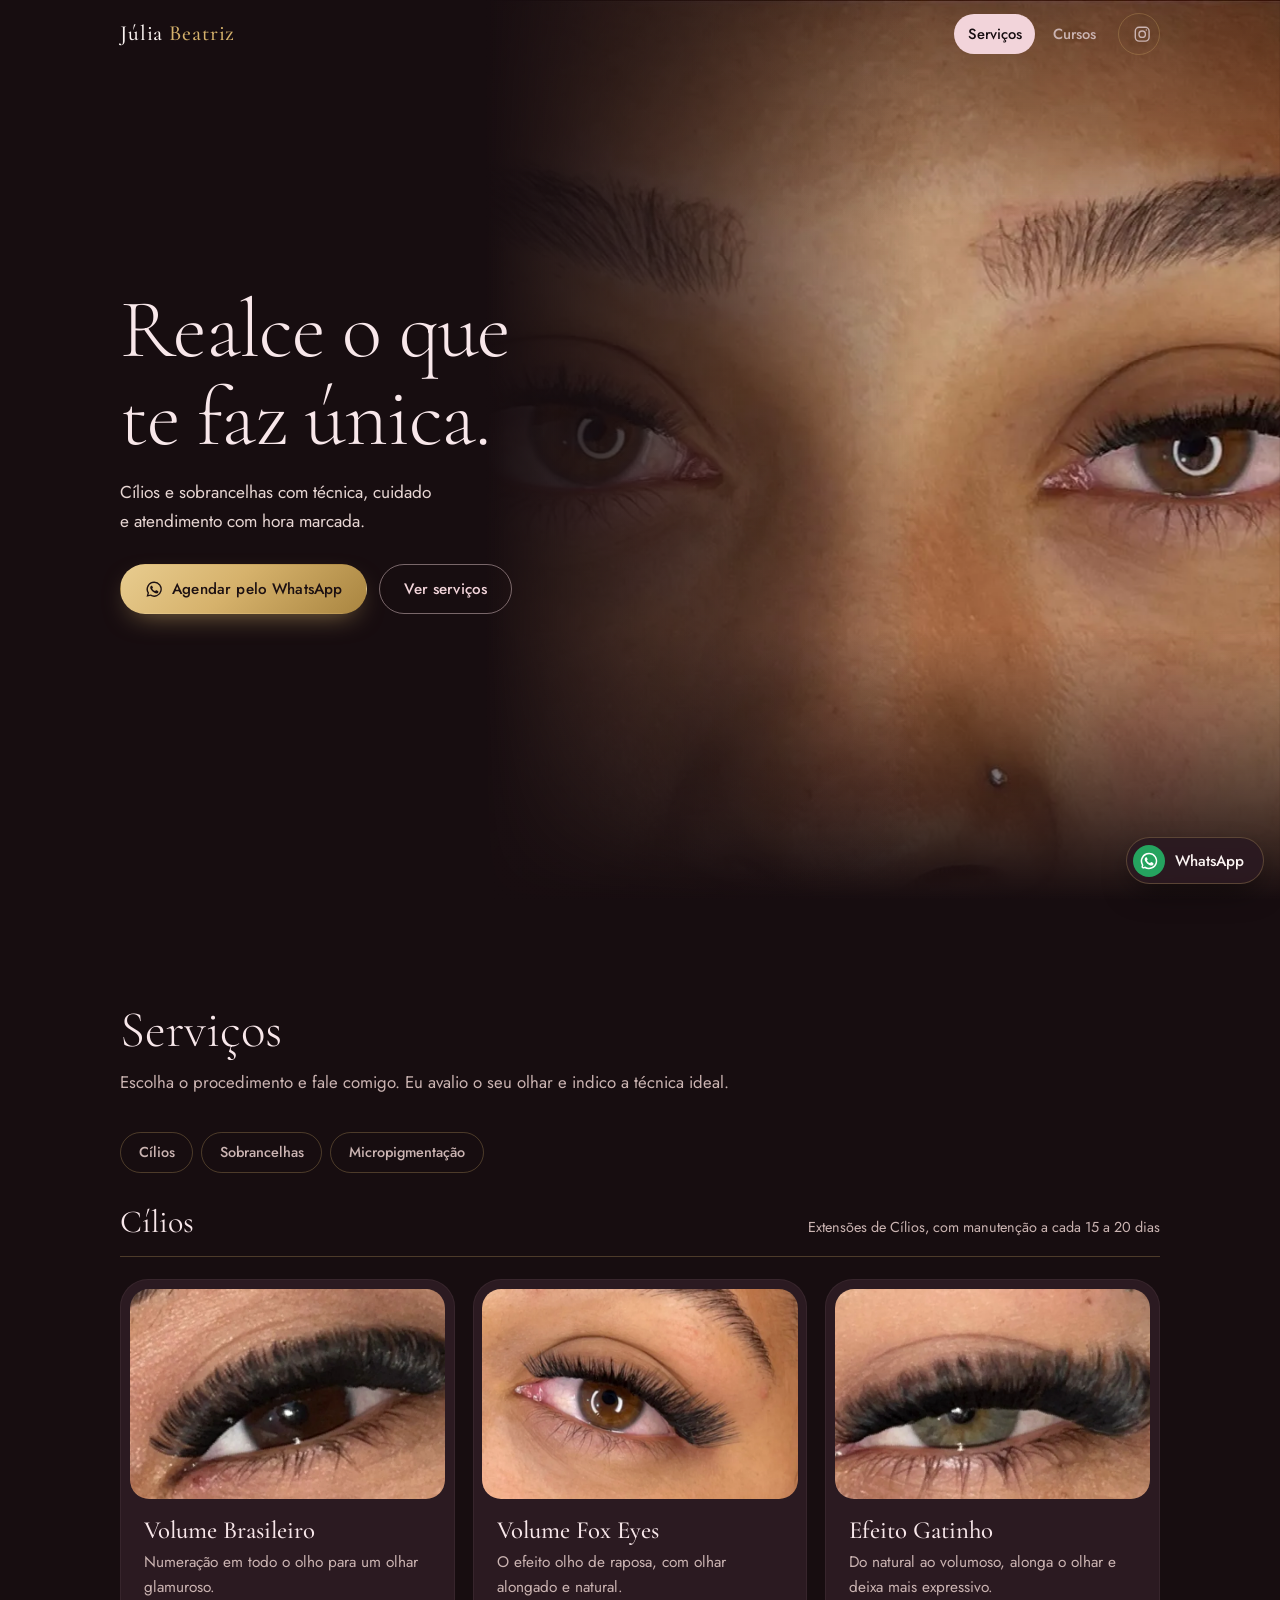
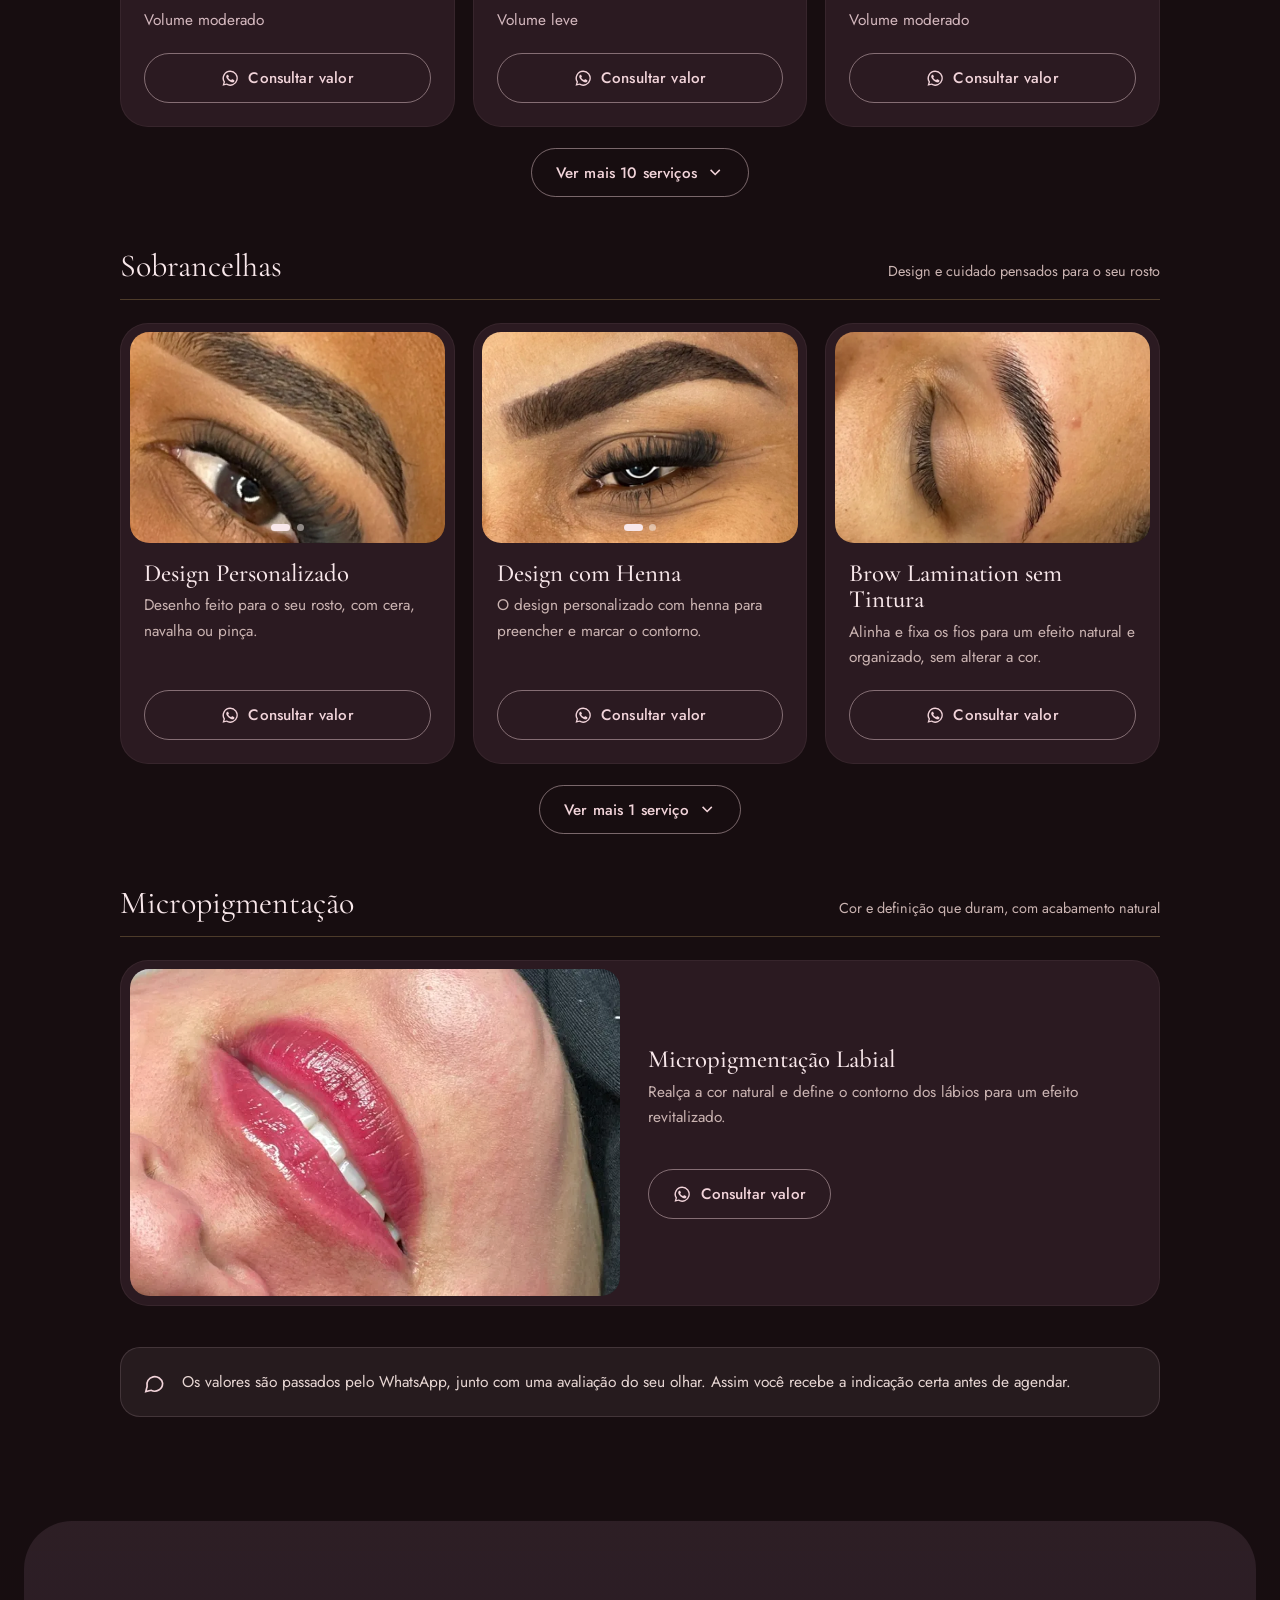
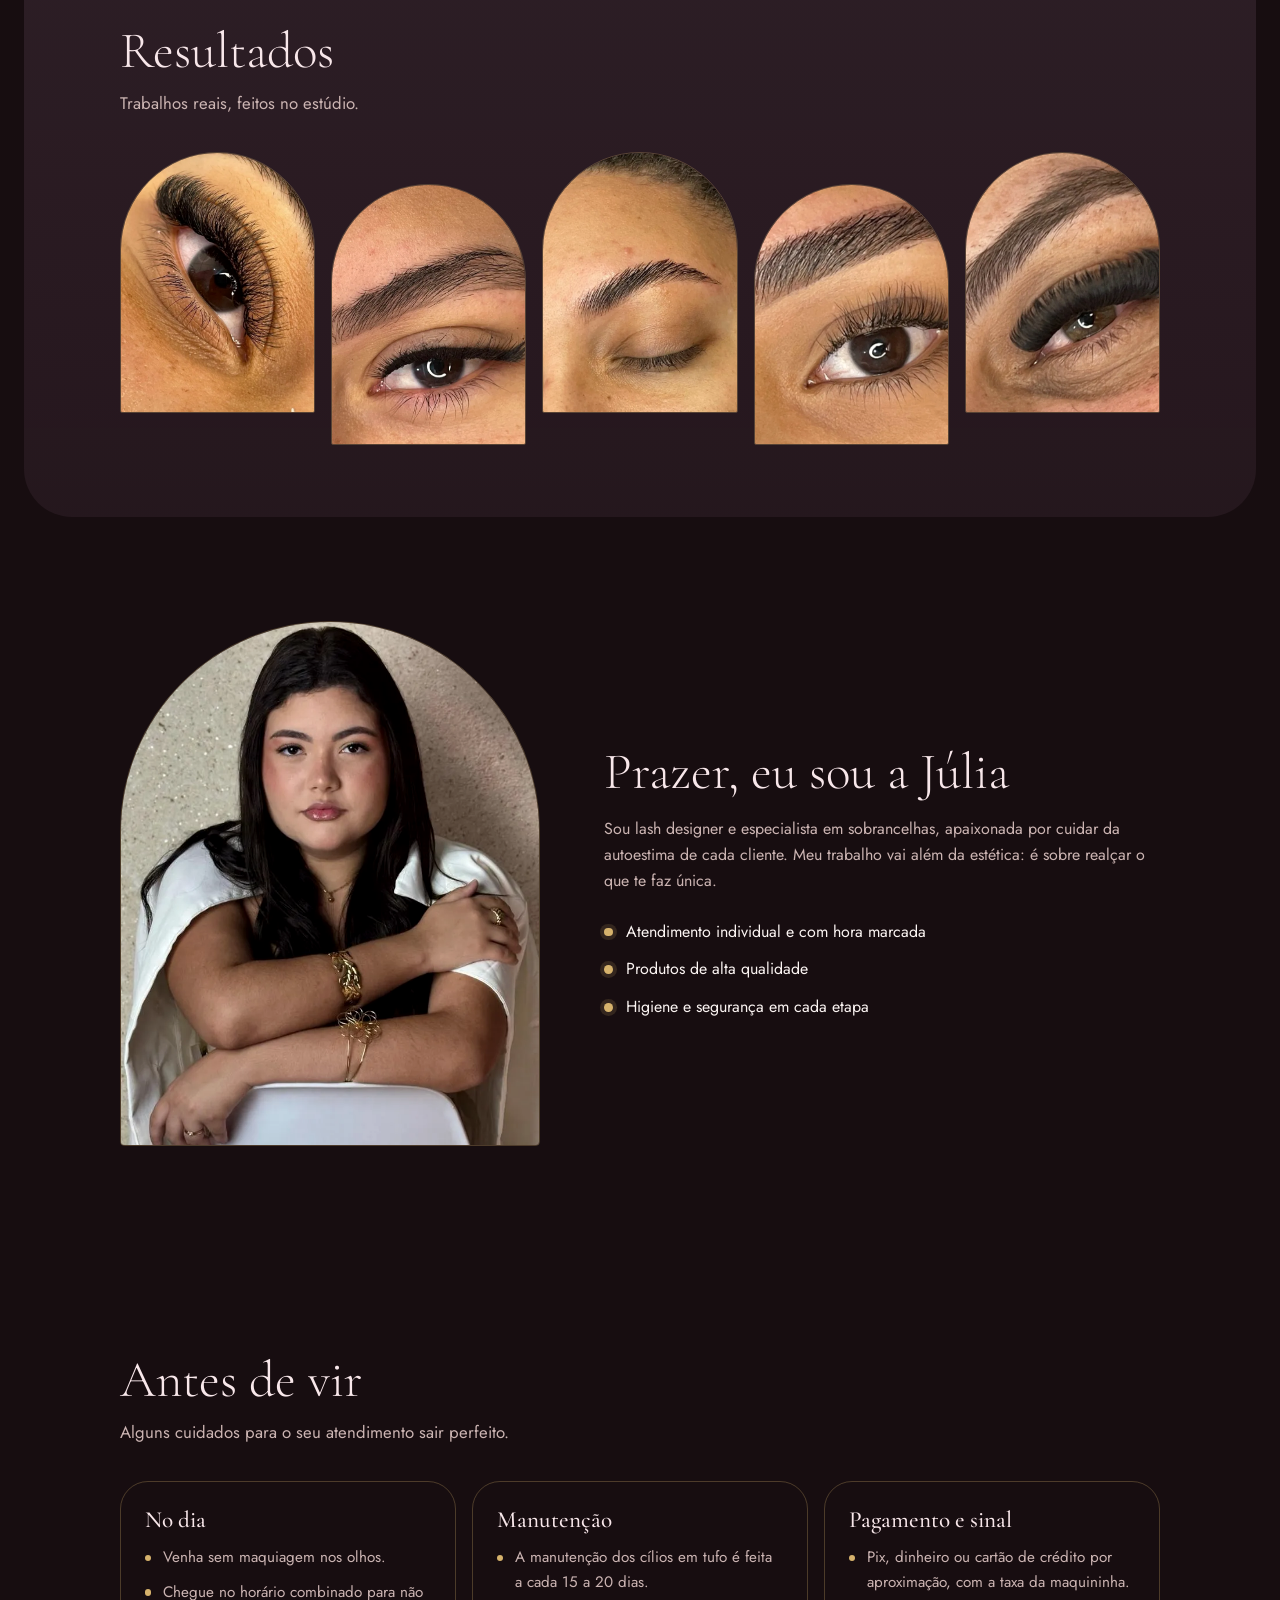
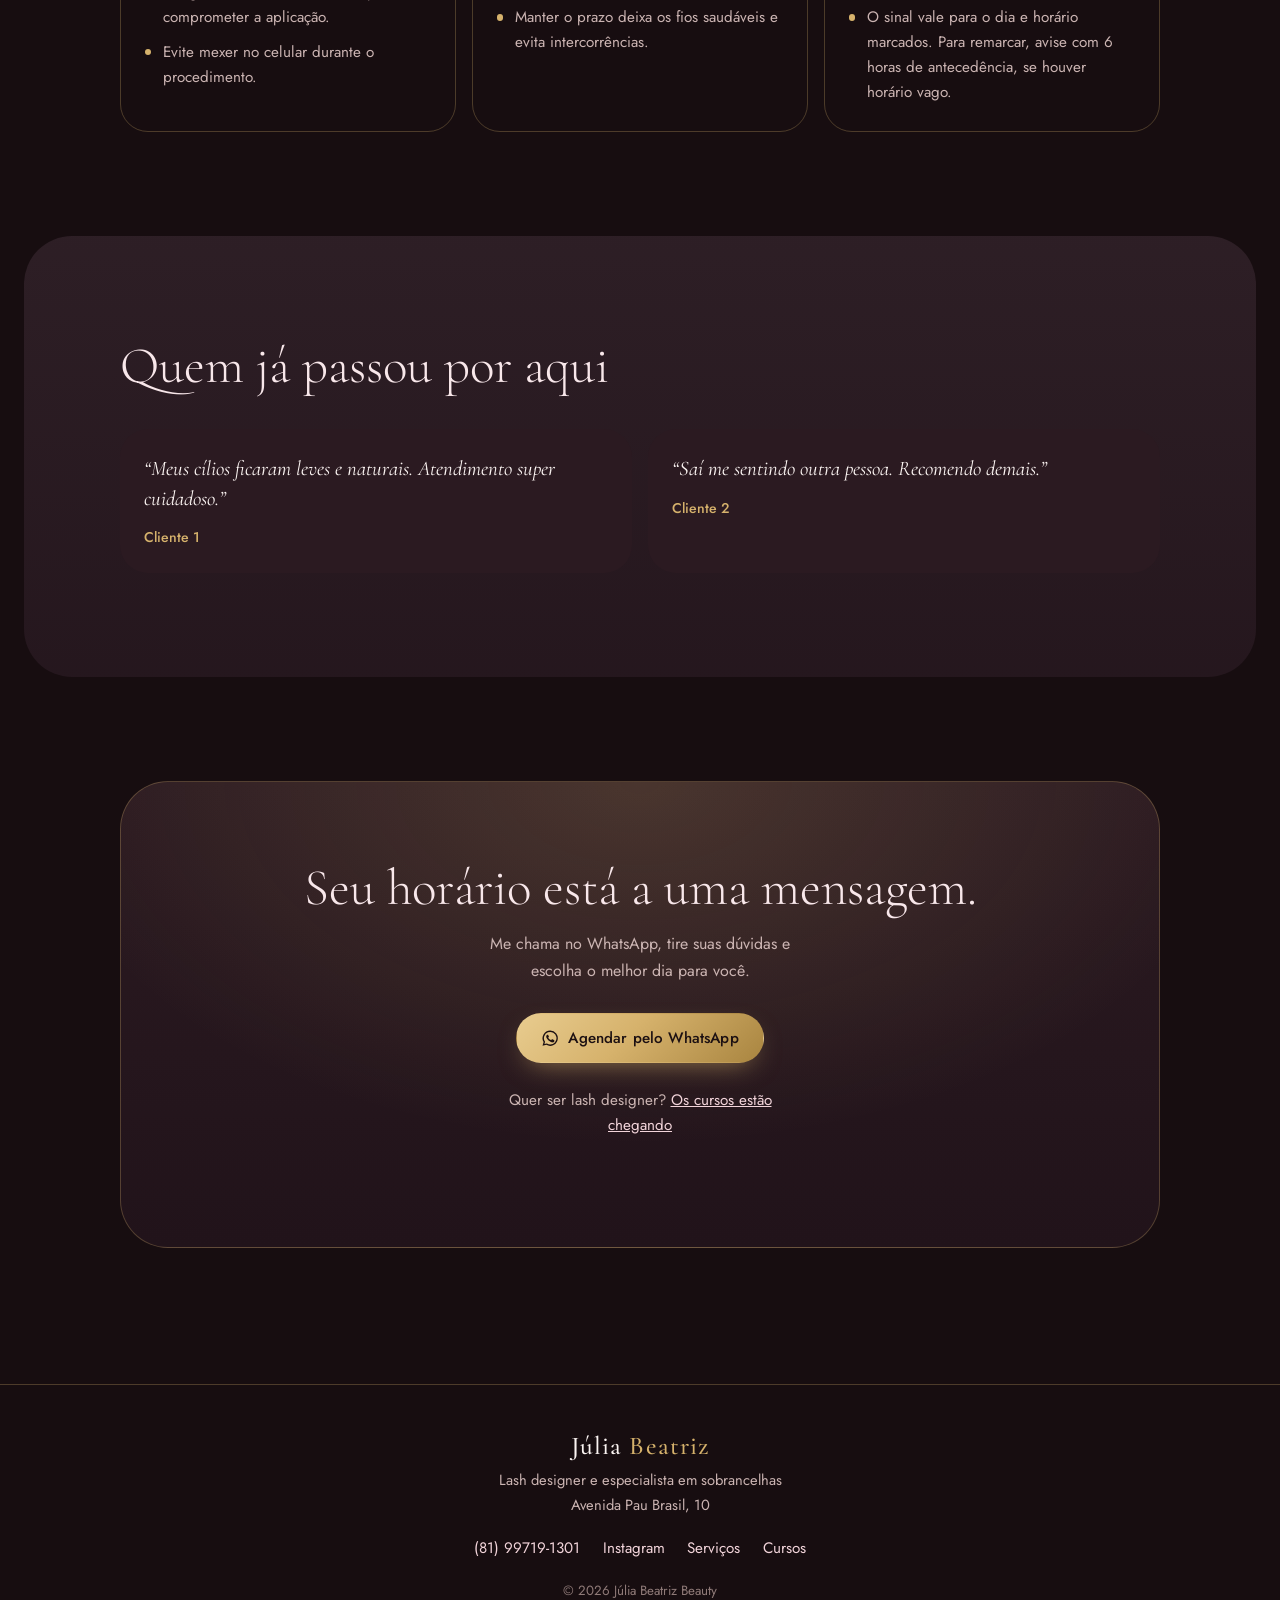
<file: index.html>
<!doctype html>
<html lang="pt-BR">
  <head>
    <meta charset="utf-8" />
    <meta
      name="viewport"
      content="width=device-width, initial-scale=1, viewport-fit=cover"
    />
    <meta name="color-scheme" content="dark" />
    <meta name="theme-color" content="#170d10" />
    <title>Júlia Beatriz | Lash designer e sobrancelhas</title>
    <meta
      name="description"
      content="Extensão de cílios, design de sobrancelhas com hora marcada."
    />
    <link rel="preconnect" href="https://fonts.googleapis.com" />
    <link rel="preconnect" href="https://fonts.gstatic.com" crossorigin />
    <link
      rel="stylesheet"
      href="https://fonts.googleapis.com/css2?family=Cormorant+Garamond:ital,wght@0,300;0,400;0,500;1,400&family=Jost:wght@400;500&display=swap"
    />
    <link rel="stylesheet" href="css/style.css" />
  </head>
  <body>
    <a class="skip" href="#conteudo">Pular para o conteúdo</a>
    <header class="hd">
      <div class="wrap">
        <a class="logo" href="index.html">Júlia <span>Beatriz</span></a>
        <nav class="nav" aria-label="Páginas">
          <a href="index.html" aria-current="page">Serviços</a>
          <a href="cursos.html">Cursos</a>
          <a
            class="ig"
            href="https://instagram.com/juliabeatrizbeauty_"
            target="_blank"
            rel="noopener"
            aria-label="Instagram da Júlia"
            ><svg
              viewBox="0 0 24 24"
              fill="none"
              stroke="currentColor"
              stroke-width="1.8"
              aria-hidden="true"
            >
              <rect x="3" y="3" width="18" height="18" rx="5" />
              <circle cx="12" cy="12" r="4.2" />
              <circle
                cx="17.4"
                cy="6.6"
                r="1"
                fill="currentColor"
                stroke="none"
              /></svg
          ></a>
        </nav>
      </div>
    </header>
    <main id="conteudo">
      <section class="hero">
        <div class="hero-img">
          <img
            src="img/hero.webp"
            alt="Olhar com extensão de cílios feita pela Júlia"
            width="1270"
            height="952"
            fetchpriority="high"
          />
        </div>
        <div class="wrap">
          <h1>Realce o que<br />te faz única.</h1>
          <p>
            Cílios e sobrancelhas com técnica, cuidado e atendimento com hora
            marcada.
          </p>
          <div class="acts">
            <a
              class="btn btn-gold"
              href="#"
              data-msg="Olá, Júlia! Vim pelo site e quero agendar um horário."
              ><svg viewBox="0 0 24 24" fill="currentColor" aria-hidden="true">
                <path
                  d="M12 2a10 10 0 0 0-8.6 15.1L2 22l5-1.3A10 10 0 1 0 12 2Zm0 18.2a8.2 8.2 0 0 1-4.2-1.2l-.3-.2-3 .8.8-2.9-.2-.3A8.2 8.2 0 1 1 12 20.2Zm4.5-6.1c-.2-.1-1.5-.7-1.7-.8-.2-.1-.4-.1-.6.1l-.8 1c-.1.2-.3.2-.5.1a6.7 6.7 0 0 1-3.3-2.9c-.3-.4.2-.4.7-1.4.1-.2 0-.3 0-.4l-.8-1.8c-.2-.5-.4-.4-.6-.4h-.5a1 1 0 0 0-.7.3 3 3 0 0 0-.9 2.2 5.2 5.2 0 0 0 1.1 2.7 11.8 11.8 0 0 0 4.5 4c1.7.7 2.3.8 3.2.6.5 0 1.5-.6 1.7-1.2.2-.6.2-1.1.2-1.2-.1-.1-.3-.2-.5-.3Z"
                /></svg
              >Agendar pelo WhatsApp</a
            >
            <a class="btn btn-ghost" href="#servicos">Ver serviços</a>
          </div>
        </div>
      </section>

      <section class="sec" id="servicos">
        <div class="wrap">
          <div class="sec-head">
            <h2>Serviços</h2>
            <p>
              Escolha o procedimento e fale comigo. Eu avalio o seu olhar e
              indico a técnica ideal.
            </p>
          </div>
          <nav class="chips" aria-label="Categorias">
            <a href="#cilios">Cílios</a><a href="#sobrancelhas">Sobrancelhas</a
            ><a href="#micropigmentacao">Micropigmentação</a>
          </nav>
          <div class="group" id="cilios">
            <div class="group-title">
              <h3>Cílios</h3>
              <small
                >Extensões de Cílios, com manutenção a cada 15 a 20 dias</small
              >
            </div>
            <div class="grid">
              <article class="svc">
                <figure class="slides" aria-label="Fotos de Volume Brasileiro">
                  <img
                    src="img/cat-volume-brasileiro.webp"
                    alt="Resultado de Volume Brasileiro"
                    width="720"
                    height="480"
                    loading="lazy"
                  />
                  <!-- Para mais fotos deste serviço, copie uma linha de img acima e troque o arquivo em src -->
                </figure>
                <div class="svc-body">
                  <h3>Volume Brasileiro</h3>
                  <p>Numeração em todo o olho para um olhar glamuroso.</p>
                  <p class="svc-info">Volume moderado</p>
                  <a
                    class="btn btn-ghost"
                    href="#"
                    data-msg="Olá, Júlia! Vi no site o serviço Volume Brasileiro e queria saber o valor e os horários disponíveis."
                    ><svg
                      viewBox="0 0 24 24"
                      fill="currentColor"
                      aria-hidden="true"
                    >
                      <path
                        d="M12 2a10 10 0 0 0-8.6 15.1L2 22l5-1.3A10 10 0 1 0 12 2Zm0 18.2a8.2 8.2 0 0 1-4.2-1.2l-.3-.2-3 .8.8-2.9-.2-.3A8.2 8.2 0 1 1 12 20.2Zm4.5-6.1c-.2-.1-1.5-.7-1.7-.8-.2-.1-.4-.1-.6.1l-.8 1c-.1.2-.3.2-.5.1a6.7 6.7 0 0 1-3.3-2.9c-.3-.4.2-.4.7-1.4.1-.2 0-.3 0-.4l-.8-1.8c-.2-.5-.4-.4-.6-.4h-.5a1 1 0 0 0-.7.3 3 3 0 0 0-.9 2.2 5.2 5.2 0 0 0 1.1 2.7 11.8 11.8 0 0 0 4.5 4c1.7.7 2.3.8 3.2.6.5 0 1.5-.6 1.7-1.2.2-.6.2-1.1.2-1.2-.1-.1-.3-.2-.5-.3Z"
                      /></svg
                    >Consultar valor</a
                  >
                </div>
              </article>
              <article class="svc">
                <figure class="slides" aria-label="Fotos de Volume Fox Eyes">
                  <img
                    src="img/cat-fox-eyes.webp"
                    alt="Resultado de Volume Fox Eyes"
                    width="720"
                    height="480"
                    loading="lazy"
                  />
                  <!-- Para mais fotos deste serviço, copie uma linha de img acima e troque o arquivo em src -->
                </figure>
                <div class="svc-body">
                  <h3>Volume Fox Eyes</h3>
                  <p>O efeito olho de raposa, com olhar alongado e natural.</p>
                  <p class="svc-info">Volume leve</p>
                  <a
                    class="btn btn-ghost"
                    href="#"
                    data-msg="Olá, Júlia! Vi no site o serviço Volume Fox Eyes e queria saber o valor e os horários disponíveis."
                    ><svg
                      viewBox="0 0 24 24"
                      fill="currentColor"
                      aria-hidden="true"
                    >
                      <path
                        d="M12 2a10 10 0 0 0-8.6 15.1L2 22l5-1.3A10 10 0 1 0 12 2Zm0 18.2a8.2 8.2 0 0 1-4.2-1.2l-.3-.2-3 .8.8-2.9-.2-.3A8.2 8.2 0 1 1 12 20.2Zm4.5-6.1c-.2-.1-1.5-.7-1.7-.8-.2-.1-.4-.1-.6.1l-.8 1c-.1.2-.3.2-.5.1a6.7 6.7 0 0 1-3.3-2.9c-.3-.4.2-.4.7-1.4.1-.2 0-.3 0-.4l-.8-1.8c-.2-.5-.4-.4-.6-.4h-.5a1 1 0 0 0-.7.3 3 3 0 0 0-.9 2.2 5.2 5.2 0 0 0 1.1 2.7 11.8 11.8 0 0 0 4.5 4c1.7.7 2.3.8 3.2.6.5 0 1.5-.6 1.7-1.2.2-.6.2-1.1.2-1.2-.1-.1-.3-.2-.5-.3Z"
                      /></svg
                    >Consultar valor</a
                  >
                </div>
              </article>
              <article class="svc">
                <figure class="slides" aria-label="Fotos de Efeito Gatinho">
                  <img
                    src="img/cat-efeito-gatinho.webp"
                    alt="Resultado de Efeito Gatinho"
                    width="720"
                    height="480"
                    loading="lazy"
                  />
                  <!-- Para mais fotos deste serviço, copie uma linha de img acima e troque o arquivo em src -->
                </figure>
                <div class="svc-body">
                  <h3>Efeito Gatinho</h3>
                  <p>
                    Do natural ao volumoso, alonga o olhar e deixa mais
                    expressivo.
                  </p>
                  <p class="svc-info">Volume moderado</p>
                  <a
                    class="btn btn-ghost"
                    href="#"
                    data-msg="Olá, Júlia! Vi no site o serviço Efeito Gatinho e queria saber o valor e os horários disponíveis."
                    ><svg
                      viewBox="0 0 24 24"
                      fill="currentColor"
                      aria-hidden="true"
                    >
                      <path
                        d="M12 2a10 10 0 0 0-8.6 15.1L2 22l5-1.3A10 10 0 1 0 12 2Zm0 18.2a8.2 8.2 0 0 1-4.2-1.2l-.3-.2-3 .8.8-2.9-.2-.3A8.2 8.2 0 1 1 12 20.2Zm4.5-6.1c-.2-.1-1.5-.7-1.7-.8-.2-.1-.4-.1-.6.1l-.8 1c-.1.2-.3.2-.5.1a6.7 6.7 0 0 1-3.3-2.9c-.3-.4.2-.4.7-1.4.1-.2 0-.3 0-.4l-.8-1.8c-.2-.5-.4-.4-.6-.4h-.5a1 1 0 0 0-.7.3 3 3 0 0 0-.9 2.2 5.2 5.2 0 0 0 1.1 2.7 11.8 11.8 0 0 0 4.5 4c1.7.7 2.3.8 3.2.6.5 0 1.5-.6 1.7-1.2.2-.6.2-1.1.2-1.2-.1-.1-.3-.2-.5-.3Z"
                      /></svg
                    >Consultar valor</a
                  >
                </div>
              </article>
              <article class="svc extra">
                <figure class="slides" aria-label="Fotos de Volume Russo">
                  <img
                    src="img/cat-volume-russo.webp"
                    alt="Resultado de Volume Russo"
                    width="720"
                    height="480"
                    loading="lazy"
                  />
                  <!-- Para mais fotos deste serviço, copie uma linha de img acima e troque o arquivo em src -->
                </figure>
                <div class="svc-body">
                  <h3>Volume Russo</h3>
                  <p>Para quem ama um olhar bem cheio, marcante e poderoso.</p>
                  <p class="svc-info">Volumoso</p>
                  <a
                    class="btn btn-ghost"
                    href="#"
                    data-msg="Olá, Júlia! Vi no site o serviço Volume Russo e queria saber o valor e os horários disponíveis."
                    ><svg
                      viewBox="0 0 24 24"
                      fill="currentColor"
                      aria-hidden="true"
                    >
                      <path
                        d="M12 2a10 10 0 0 0-8.6 15.1L2 22l5-1.3A10 10 0 1 0 12 2Zm0 18.2a8.2 8.2 0 0 1-4.2-1.2l-.3-.2-3 .8.8-2.9-.2-.3A8.2 8.2 0 1 1 12 20.2Zm4.5-6.1c-.2-.1-1.5-.7-1.7-.8-.2-.1-.4-.1-.6.1l-.8 1c-.1.2-.3.2-.5.1a6.7 6.7 0 0 1-3.3-2.9c-.3-.4.2-.4.7-1.4.1-.2 0-.3 0-.4l-.8-1.8c-.2-.5-.4-.4-.6-.4h-.5a1 1 0 0 0-.7.3 3 3 0 0 0-.9 2.2 5.2 5.2 0 0 0 1.1 2.7 11.8 11.8 0 0 0 4.5 4c1.7.7 2.3.8 3.2.6.5 0 1.5-.6 1.7-1.2.2-.6.2-1.1.2-1.2-.1-.1-.3-.2-.5-.3Z"
                      /></svg
                    >Consultar valor</a
                  >
                </div>
              </article>
              <article class="svc extra">
                <figure class="slides" aria-label="Fotos de Volume Marrom">
                  <img
                    src="img/cat-volume-marrom.webp"
                    alt="Resultado de Volume Marrom"
                    width="720"
                    height="480"
                    loading="lazy"
                  />
                  <!-- Para mais fotos deste serviço, copie uma linha de img acima e troque o arquivo em src -->
                </figure>
                <div class="svc-body">
                  <h3>Volume Marrom</h3>
                  <p>Fios na cor marrom, ideal para loiras e ruivas.</p>
                  <p class="svc-info">Volume moderado</p>
                  <a
                    class="btn btn-ghost"
                    href="#"
                    data-msg="Olá, Júlia! Vi no site o serviço Volume Marrom e queria saber o valor e os horários disponíveis."
                    ><svg
                      viewBox="0 0 24 24"
                      fill="currentColor"
                      aria-hidden="true"
                    >
                      <path
                        d="M12 2a10 10 0 0 0-8.6 15.1L2 22l5-1.3A10 10 0 1 0 12 2Zm0 18.2a8.2 8.2 0 0 1-4.2-1.2l-.3-.2-3 .8.8-2.9-.2-.3A8.2 8.2 0 1 1 12 20.2Zm4.5-6.1c-.2-.1-1.5-.7-1.7-.8-.2-.1-.4-.1-.6.1l-.8 1c-.1.2-.3.2-.5.1a6.7 6.7 0 0 1-3.3-2.9c-.3-.4.2-.4.7-1.4.1-.2 0-.3 0-.4l-.8-1.8c-.2-.5-.4-.4-.6-.4h-.5a1 1 0 0 0-.7.3 3 3 0 0 0-.9 2.2 5.2 5.2 0 0 0 1.1 2.7 11.8 11.8 0 0 0 4.5 4c1.7.7 2.3.8 3.2.6.5 0 1.5-.6 1.7-1.2.2-.6.2-1.1.2-1.2-.1-.1-.3-.2-.5-.3Z"
                      /></svg
                    >Consultar valor</a
                  >
                </div>
              </article>
              <article class="svc extra">
                <figure class="slides" aria-label="Fotos de Efeito Serena">
                  <img
                    src="img/cat-efeito-serena.webp"
                    alt="Resultado de Efeito Serena"
                    width="720"
                    height="480"
                    loading="lazy"
                  />
                  <!-- Para mais fotos deste serviço, copie uma linha de img acima e troque o arquivo em src -->
                </figure>
                <div class="svc-body">
                  <h3>Efeito Serena</h3>
                  <p>
                    Leve e delicado, com um toque de alongamento que não pesa.
                  </p>
                  <p class="svc-info">Resultado discreto e sofisticado</p>
                  <a
                    class="btn btn-ghost"
                    href="#"
                    data-msg="Olá, Júlia! Vi no site o serviço Efeito Serena e queria saber o valor e os horários disponíveis."
                    ><svg
                      viewBox="0 0 24 24"
                      fill="currentColor"
                      aria-hidden="true"
                    >
                      <path
                        d="M12 2a10 10 0 0 0-8.6 15.1L2 22l5-1.3A10 10 0 1 0 12 2Zm0 18.2a8.2 8.2 0 0 1-4.2-1.2l-.3-.2-3 .8.8-2.9-.2-.3A8.2 8.2 0 1 1 12 20.2Zm4.5-6.1c-.2-.1-1.5-.7-1.7-.8-.2-.1-.4-.1-.6.1l-.8 1c-.1.2-.3.2-.5.1a6.7 6.7 0 0 1-3.3-2.9c-.3-.4.2-.4.7-1.4.1-.2 0-.3 0-.4l-.8-1.8c-.2-.5-.4-.4-.6-.4h-.5a1 1 0 0 0-.7.3 3 3 0 0 0-.9 2.2 5.2 5.2 0 0 0 1.1 2.7 11.8 11.8 0 0 0 4.5 4c1.7.7 2.3.8 3.2.6.5 0 1.5-.6 1.7-1.2.2-.6.2-1.1.2-1.2-.1-.1-.3-.2-.5-.3Z"
                      /></svg
                    >Consultar valor</a
                  >
                </div>
              </article>
              <article class="svc extra">
                <figure class="slides" aria-label="Fotos de Cílios Tela">
                  <img
                    src="img/fio-a-fio.webp"
                    alt="Resultado de Cílios Tela"
                    width="720"
                    height="480"
                    loading="lazy"
                  />
                  <!-- Para mais fotos deste serviço, copie uma linha de img acima e troque o arquivo em src -->
                </figure>
                <div class="svc-body">
                  <h3>Cílios Tela</h3>
                  <p>
                    Fios entrelaçados em formato de tela para um volume leve e
                    uniforme.
                  </p>
                  <a
                    class="btn btn-ghost"
                    href="#"
                    data-msg="Olá, Júlia! Vi no site o serviço Cílios Tela e queria saber o valor e os horários disponíveis."
                    ><svg
                      viewBox="0 0 24 24"
                      fill="currentColor"
                      aria-hidden="true"
                    >
                      <path
                        d="M12 2a10 10 0 0 0-8.6 15.1L2 22l5-1.3A10 10 0 1 0 12 2Zm0 18.2a8.2 8.2 0 0 1-4.2-1.2l-.3-.2-3 .8.8-2.9-.2-.3A8.2 8.2 0 1 1 12 20.2Zm4.5-6.1c-.2-.1-1.5-.7-1.7-.8-.2-.1-.4-.1-.6.1l-.8 1c-.1.2-.3.2-.5.1a6.7 6.7 0 0 1-3.3-2.9c-.3-.4.2-.4.7-1.4.1-.2 0-.3 0-.4l-.8-1.8c-.2-.5-.4-.4-.6-.4h-.5a1 1 0 0 0-.7.3 3 3 0 0 0-.9 2.2 5.2 5.2 0 0 0 1.1 2.7 11.8 11.8 0 0 0 4.5 4c1.7.7 2.3.8 3.2.6.5 0 1.5-.6 1.7-1.2.2-.6.2-1.1.2-1.2-.1-.1-.3-.2-.5-.3Z"
                      /></svg
                    >Consultar valor</a
                  >
                </div>
              </article>
              <article class="svc extra">
                <figure class="slides" aria-label="Fotos de Volume Power">
                  <img
                    src="img/cat-volume-power.webp"
                    alt="Resultado de Volume Power"
                    width="720"
                    height="480"
                    loading="lazy"
                  />
                  <!-- Para mais fotos deste serviço, copie uma linha de img acima e troque o arquivo em src -->
                </figure>
                <div class="svc-body">
                  <h3>Volume Power</h3>
                  <p>Grande volume, capaz de substituir até o russo.</p>
                  <p class="svc-info">Mega volume</p>
                  <a
                    class="btn btn-ghost"
                    href="#"
                    data-msg="Olá, Júlia! Vi no site o serviço Volume Power e queria saber o valor e os horários disponíveis."
                    ><svg
                      viewBox="0 0 24 24"
                      fill="currentColor"
                      aria-hidden="true"
                    >
                      <path
                        d="M12 2a10 10 0 0 0-8.6 15.1L2 22l5-1.3A10 10 0 1 0 12 2Zm0 18.2a8.2 8.2 0 0 1-4.2-1.2l-.3-.2-3 .8.8-2.9-.2-.3A8.2 8.2 0 1 1 12 20.2Zm4.5-6.1c-.2-.1-1.5-.7-1.7-.8-.2-.1-.4-.1-.6.1l-.8 1c-.1.2-.3.2-.5.1a6.7 6.7 0 0 1-3.3-2.9c-.3-.4.2-.4.7-1.4.1-.2 0-.3 0-.4l-.8-1.8c-.2-.5-.4-.4-.6-.4h-.5a1 1 0 0 0-.7.3 3 3 0 0 0-.9 2.2 5.2 5.2 0 0 0 1.1 2.7 11.8 11.8 0 0 0 4.5 4c1.7.7 2.3.8 3.2.6.5 0 1.5-.6 1.7-1.2.2-.6.2-1.1.2-1.2-.1-.1-.3-.2-.5-.3Z"
                      /></svg
                    >Consultar valor</a
                  >
                </div>
              </article>
              <article class="svc extra">
                <figure class="slides" aria-label="Fotos de Cílios 4D">
                  <img
                    src="img/mega-volume.webp"
                    alt="Resultado de Cílios 4D"
                    width="720"
                    height="480"
                    loading="lazy"
                  />
                  <!-- Para mais fotos deste serviço, copie uma linha de img acima e troque o arquivo em src -->
                </figure>
                <div class="svc-body">
                  <h3>Cílios 4D</h3>
                  <p>
                    Fios em leque de 4 pontas para um olhar cheio e marcante.
                  </p>
                  <a
                    class="btn btn-ghost"
                    href="#"
                    data-msg="Olá, Júlia! Vi no site o serviço Cílios 4D e queria saber o valor e os horários disponíveis."
                    ><svg
                      viewBox="0 0 24 24"
                      fill="currentColor"
                      aria-hidden="true"
                    >
                      <path
                        d="M12 2a10 10 0 0 0-8.6 15.1L2 22l5-1.3A10 10 0 1 0 12 2Zm0 18.2a8.2 8.2 0 0 1-4.2-1.2l-.3-.2-3 .8.8-2.9-.2-.3A8.2 8.2 0 1 1 12 20.2Zm4.5-6.1c-.2-.1-1.5-.7-1.7-.8-.2-.1-.4-.1-.6.1l-.8 1c-.1.2-.3.2-.5.1a6.7 6.7 0 0 1-3.3-2.9c-.3-.4.2-.4.7-1.4.1-.2 0-.3 0-.4l-.8-1.8c-.2-.5-.4-.4-.6-.4h-.5a1 1 0 0 0-.7.3 3 3 0 0 0-.9 2.2 5.2 5.2 0 0 0 1.1 2.7 11.8 11.8 0 0 0 4.5 4c1.7.7 2.3.8 3.2.6.5 0 1.5-.6 1.7-1.2.2-.6.2-1.1.2-1.2-.1-.1-.3-.2-.5-.3Z"
                      /></svg
                    >Consultar valor</a
                  >
                </div>
              </article>
              <article class="svc extra">
                <figure class="slides" aria-label="Fotos de Cílios Egípcio 3D">
                  <img
                    src="img/volume-brasileiro.webp"
                    alt="Resultado de Cílios Egípcio 3D"
                    width="720"
                    height="480"
                    loading="lazy"
                  />
                  <!-- Para mais fotos deste serviço, copie uma linha de img acima e troque o arquivo em src -->
                </figure>
                <div class="svc-body">
                  <h3>Cílios Egípcio 3D</h3>
                  <p>
                    Fios em leque de 3 pontas para um olhar volumoso e alongado.
                  </p>
                  <a
                    class="btn btn-ghost"
                    href="#"
                    data-msg="Olá, Júlia! Vi no site o serviço Cílios Egípcio 3D e queria saber o valor e os horários disponíveis."
                    ><svg
                      viewBox="0 0 24 24"
                      fill="currentColor"
                      aria-hidden="true"
                    >
                      <path
                        d="M12 2a10 10 0 0 0-8.6 15.1L2 22l5-1.3A10 10 0 1 0 12 2Zm0 18.2a8.2 8.2 0 0 1-4.2-1.2l-.3-.2-3 .8.8-2.9-.2-.3A8.2 8.2 0 1 1 12 20.2Zm4.5-6.1c-.2-.1-1.5-.7-1.7-.8-.2-.1-.4-.1-.6.1l-.8 1c-.1.2-.3.2-.5.1a6.7 6.7 0 0 1-3.3-2.9c-.3-.4.2-.4.7-1.4.1-.2 0-.3 0-.4l-.8-1.8c-.2-.5-.4-.4-.6-.4h-.5a1 1 0 0 0-.7.3 3 3 0 0 0-.9 2.2 5.2 5.2 0 0 0 1.1 2.7 11.8 11.8 0 0 0 4.5 4c1.7.7 2.3.8 3.2.6.5 0 1.5-.6 1.7-1.2.2-.6.2-1.1.2-1.2-.1-.1-.3-.2-.5-.3Z"
                      /></svg
                    >Consultar valor</a
                  >
                </div>
              </article>
              <article class="svc extra">
                <figure class="slides" aria-label="Fotos de Efeito Anime">
                  <img
                    src="img/cat-efeito-anime.webp"
                    alt="Resultado de Efeito Anime"
                    width="720"
                    height="480"
                    loading="lazy"
                  />
                  <!-- Para mais fotos deste serviço, copie uma linha de img acima e troque o arquivo em src -->
                </figure>
                <div class="svc-body">
                  <h3>Efeito Anime</h3>
                  <p>
                    Fios curtos e longos misturados para um olhar cheio de
                    atitude.
                  </p>
                  <p class="svc-info">Visual moderno e marcante</p>
                  <a
                    class="btn btn-ghost"
                    href="#"
                    data-msg="Olá, Júlia! Vi no site o serviço Efeito Anime e queria saber o valor e os horários disponíveis."
                    ><svg
                      viewBox="0 0 24 24"
                      fill="currentColor"
                      aria-hidden="true"
                    >
                      <path
                        d="M12 2a10 10 0 0 0-8.6 15.1L2 22l5-1.3A10 10 0 1 0 12 2Zm0 18.2a8.2 8.2 0 0 1-4.2-1.2l-.3-.2-3 .8.8-2.9-.2-.3A8.2 8.2 0 1 1 12 20.2Zm4.5-6.1c-.2-.1-1.5-.7-1.7-.8-.2-.1-.4-.1-.6.1l-.8 1c-.1.2-.3.2-.5.1a6.7 6.7 0 0 1-3.3-2.9c-.3-.4.2-.4.7-1.4.1-.2 0-.3 0-.4l-.8-1.8c-.2-.5-.4-.4-.6-.4h-.5a1 1 0 0 0-.7.3 3 3 0 0 0-.9 2.2 5.2 5.2 0 0 0 1.1 2.7 11.8 11.8 0 0 0 4.5 4c1.7.7 2.3.8 3.2.6.5 0 1.5-.6 1.7-1.2.2-.6.2-1.1.2-1.2-.1-.1-.3-.2-.5-.3Z"
                      /></svg
                    >Consultar valor</a
                  >
                </div>
              </article>
              <article class="svc extra">
                <figure class="slides" aria-label="Fotos de Lash Lifting">
                  <img
                    src="img/cat-lash-lifting.webp"
                    alt="Resultado de Lash Lifting"
                    width="720"
                    height="480"
                    loading="lazy"
                  />
                  <!-- Para mais fotos deste serviço, copie uma linha de img acima e troque o arquivo em src -->
                </figure>
                <div class="svc-body">
                  <h3>Lash Lifting</h3>
                  <p>
                    Levanta e curva os seus cílios naturais desde a raiz, sem
                    extensão.
                  </p>
                  <p class="svc-info">
                    Resultado natural, sem fios artificiais
                  </p>
                  <a
                    class="btn btn-ghost"
                    href="#"
                    data-msg="Olá, Júlia! Vi no site o serviço Lash Lifting e queria saber o valor e os horários disponíveis."
                    ><svg
                      viewBox="0 0 24 24"
                      fill="currentColor"
                      aria-hidden="true"
                    >
                      <path
                        d="M12 2a10 10 0 0 0-8.6 15.1L2 22l5-1.3A10 10 0 1 0 12 2Zm0 18.2a8.2 8.2 0 0 1-4.2-1.2l-.3-.2-3 .8.8-2.9-.2-.3A8.2 8.2 0 1 1 12 20.2Zm4.5-6.1c-.2-.1-1.5-.7-1.7-.8-.2-.1-.4-.1-.6.1l-.8 1c-.1.2-.3.2-.5.1a6.7 6.7 0 0 1-3.3-2.9c-.3-.4.2-.4.7-1.4.1-.2 0-.3 0-.4l-.8-1.8c-.2-.5-.4-.4-.6-.4h-.5a1 1 0 0 0-.7.3 3 3 0 0 0-.9 2.2 5.2 5.2 0 0 0 1.1 2.7 11.8 11.8 0 0 0 4.5 4c1.7.7 2.3.8 3.2.6.5 0 1.5-.6 1.7-1.2.2-.6.2-1.1.2-1.2-.1-.1-.3-.2-.5-.3Z"
                      /></svg
                    >Consultar valor</a
                  >
                </div>
              </article>
              <article class="svc extra">
                <figure class="slides" aria-label="Fotos de Look Francês">
                  <img
                    src="img/look-frances.webp"
                    alt="Resultado de Look Francês"
                    width="720"
                    height="480"
                    loading="lazy"
                  />
                  <!-- Para mais fotos deste serviço, copie uma linha de img acima e troque o arquivo em src -->
                </figure>
                <div class="svc-body">
                  <h3>Look Francês(Tela)</h3>
                  <p>
                    Volume suave e fios leves para um olhar natural e elegante.
                  </p>
                  <p class="svc-info">
                    Aplicação em até 20 minutos. Dura de 15 a 20 dias
                  </p>
                  <a
                    class="btn btn-ghost"
                    href="#"
                    data-msg="Olá, Júlia! Vi no site o serviço Look Francês e queria saber o valor e os horários disponíveis."
                    ><svg
                      viewBox="0 0 24 24"
                      fill="currentColor"
                      aria-hidden="true"
                    >
                      <path
                        d="M12 2a10 10 0 0 0-8.6 15.1L2 22l5-1.3A10 10 0 1 0 12 2Zm0 18.2a8.2 8.2 0 0 1-4.2-1.2l-.3-.2-3 .8.8-2.9-.2-.3A8.2 8.2 0 1 1 12 20.2Zm4.5-6.1c-.2-.1-1.5-.7-1.7-.8-.2-.1-.4-.1-.6.1l-.8 1c-.1.2-.3.2-.5.1a6.7 6.7 0 0 1-3.3-2.9c-.3-.4.2-.4.7-1.4.1-.2 0-.3 0-.4l-.8-1.8c-.2-.5-.4-.4-.6-.4h-.5a1 1 0 0 0-.7.3 3 3 0 0 0-.9 2.2 5.2 5.2 0 0 0 1.1 2.7 11.8 11.8 0 0 0 4.5 4c1.7.7 2.3.8 3.2.6.5 0 1.5-.6 1.7-1.2.2-.6.2-1.1.2-1.2-.1-.1-.3-.2-.5-.3Z"
                      /></svg
                    >Consultar valor</a
                  >
                </div>
              </article>
            </div>
            <div class="more">
              <button
                class="btn btn-ghost"
                type="button"
                data-more
                aria-expanded="false"
              >
                <span>Ver mais 10 serviços</span
                ><svg
                  viewBox="0 0 24 24"
                  fill="none"
                  stroke="currentColor"
                  stroke-width="2"
                  aria-hidden="true"
                >
                  <path d="m6 9 6 6 6-6" />
                </svg>
              </button>
            </div>
          </div>
          <div class="group" id="sobrancelhas">
            <div class="group-title">
              <h3>Sobrancelhas</h3>
              <small>Design e cuidado pensados para o seu rosto</small>
            </div>
            <div class="grid">
              <article class="svc">
                <figure
                  class="slides"
                  aria-label="Fotos de Design Personalizado"
                >
                  <img
                    src="img/cat-design.webp"
                    alt="Resultado de Design Personalizado"
                    width="720"
                    height="480"
                    loading="lazy"
                  />
                  <img
                    src="img/design-sobrancelha.webp"
                    alt="Resultado de Design Personalizado"
                    width="720"
                    height="480"
                    loading="lazy"
                  />
                  <!-- Para mais fotos deste serviço, copie uma linha de img acima e troque o arquivo em src -->
                </figure>
                <div class="svc-body">
                  <h3>Design Personalizado</h3>
                  <p>
                    Desenho feito para o seu rosto, com cera, navalha ou pinça.
                  </p>
                  <a
                    class="btn btn-ghost"
                    href="#"
                    data-msg="Olá, Júlia! Vi no site o serviço Design Personalizado e queria saber o valor e os horários disponíveis."
                    ><svg
                      viewBox="0 0 24 24"
                      fill="currentColor"
                      aria-hidden="true"
                    >
                      <path
                        d="M12 2a10 10 0 0 0-8.6 15.1L2 22l5-1.3A10 10 0 1 0 12 2Zm0 18.2a8.2 8.2 0 0 1-4.2-1.2l-.3-.2-3 .8.8-2.9-.2-.3A8.2 8.2 0 1 1 12 20.2Zm4.5-6.1c-.2-.1-1.5-.7-1.7-.8-.2-.1-.4-.1-.6.1l-.8 1c-.1.2-.3.2-.5.1a6.7 6.7 0 0 1-3.3-2.9c-.3-.4.2-.4.7-1.4.1-.2 0-.3 0-.4l-.8-1.8c-.2-.5-.4-.4-.6-.4h-.5a1 1 0 0 0-.7.3 3 3 0 0 0-.9 2.2 5.2 5.2 0 0 0 1.1 2.7 11.8 11.8 0 0 0 4.5 4c1.7.7 2.3.8 3.2.6.5 0 1.5-.6 1.7-1.2.2-.6.2-1.1.2-1.2-.1-.1-.3-.2-.5-.3Z"
                      /></svg
                    >Consultar valor</a
                  >
                </div>
              </article>
              <article class="svc">
                <figure class="slides" aria-label="Fotos de Design com Henna">
                  <img
                    src="img/cat-design-henna.webp"
                    alt="Resultado de Design com Henna"
                    width="720"
                    height="480"
                    loading="lazy"
                  />
                  <img
                    src="img/henna.webp"
                    alt="Resultado de Design com Henna"
                    width="720"
                    height="480"
                    loading="lazy"
                  />
                  <!-- Para mais fotos deste serviço, copie uma linha de img acima e troque o arquivo em src -->
                </figure>
                <div class="svc-body">
                  <h3>Design com Henna</h3>
                  <p>
                    O design personalizado com henna para preencher e marcar o
                    contorno.
                  </p>
                  <a
                    class="btn btn-ghost"
                    href="#"
                    data-msg="Olá, Júlia! Vi no site o serviço Design com Henna e queria saber o valor e os horários disponíveis."
                    ><svg
                      viewBox="0 0 24 24"
                      fill="currentColor"
                      aria-hidden="true"
                    >
                      <path
                        d="M12 2a10 10 0 0 0-8.6 15.1L2 22l5-1.3A10 10 0 1 0 12 2Zm0 18.2a8.2 8.2 0 0 1-4.2-1.2l-.3-.2-3 .8.8-2.9-.2-.3A8.2 8.2 0 1 1 12 20.2Zm4.5-6.1c-.2-.1-1.5-.7-1.7-.8-.2-.1-.4-.1-.6.1l-.8 1c-.1.2-.3.2-.5.1a6.7 6.7 0 0 1-3.3-2.9c-.3-.4.2-.4.7-1.4.1-.2 0-.3 0-.4l-.8-1.8c-.2-.5-.4-.4-.6-.4h-.5a1 1 0 0 0-.7.3 3 3 0 0 0-.9 2.2 5.2 5.2 0 0 0 1.1 2.7 11.8 11.8 0 0 0 4.5 4c1.7.7 2.3.8 3.2.6.5 0 1.5-.6 1.7-1.2.2-.6.2-1.1.2-1.2-.1-.1-.3-.2-.5-.3Z"
                      /></svg
                    >Consultar valor</a
                  >
                </div>
              </article>
              <article class="svc">
                <figure
                  class="slides"
                  aria-label="Fotos de Brow Lamination sem Tintura"
                >
                  <img
                    src="img/brow-sem-tintura.webp"
                    alt="Resultado de Brow Lamination sem Tintura"
                    width="720"
                    height="480"
                    loading="lazy"
                  />
                  <!-- Para mais fotos deste serviço, copie uma linha de img acima e troque o arquivo em src -->
                </figure>
                <div class="svc-body">
                  <h3>Brow Lamination sem Tintura</h3>
                  <p>
                    Alinha e fixa os fios para um efeito natural e organizado,
                    sem alterar a cor.
                  </p>
                  <a
                    class="btn btn-ghost"
                    href="#"
                    data-msg="Olá, Júlia! Vi no site o serviço Brow Lamination sem Tintura e queria saber o valor e os horários disponíveis."
                    ><svg
                      viewBox="0 0 24 24"
                      fill="currentColor"
                      aria-hidden="true"
                    >
                      <path
                        d="M12 2a10 10 0 0 0-8.6 15.1L2 22l5-1.3A10 10 0 1 0 12 2Zm0 18.2a8.2 8.2 0 0 1-4.2-1.2l-.3-.2-3 .8.8-2.9-.2-.3A8.2 8.2 0 1 1 12 20.2Zm4.5-6.1c-.2-.1-1.5-.7-1.7-.8-.2-.1-.4-.1-.6.1l-.8 1c-.1.2-.3.2-.5.1a6.7 6.7 0 0 1-3.3-2.9c-.3-.4.2-.4.7-1.4.1-.2 0-.3 0-.4l-.8-1.8c-.2-.5-.4-.4-.6-.4h-.5a1 1 0 0 0-.7.3 3 3 0 0 0-.9 2.2 5.2 5.2 0 0 0 1.1 2.7 11.8 11.8 0 0 0 4.5 4c1.7.7 2.3.8 3.2.6.5 0 1.5-.6 1.7-1.2.2-.6.2-1.1.2-1.2-.1-.1-.3-.2-.5-.3Z"
                      /></svg
                    >Consultar valor</a
                  >
                </div>
              </article>
              <article class="svc extra">
                <figure
                  class="slides"
                  aria-label="Fotos de Brow Lamination com Tintura"
                >
                  <img
                    src="img/cat-brow-com-tintura.webp"
                    alt="Resultado de Brow Lamination com Tintura"
                    width="720"
                    height="480"
                    loading="lazy"
                  />
                  <!-- Para mais fotos deste serviço, copie uma linha de img acima e troque o arquivo em src -->
                </figure>
                <div class="svc-body">
                  <h3>Brow Lamination com Tintura</h3>
                  <p>
                    Alinha e fixa os fios, e a tintura intensifica a cor para
                    destacar o design.
                  </p>
                  <a
                    class="btn btn-ghost"
                    href="#"
                    data-msg="Olá, Júlia! Vi no site o serviço Brow Lamination com Tintura e queria saber o valor e os horários disponíveis."
                    ><svg
                      viewBox="0 0 24 24"
                      fill="currentColor"
                      aria-hidden="true"
                    >
                      <path
                        d="M12 2a10 10 0 0 0-8.6 15.1L2 22l5-1.3A10 10 0 1 0 12 2Zm0 18.2a8.2 8.2 0 0 1-4.2-1.2l-.3-.2-3 .8.8-2.9-.2-.3A8.2 8.2 0 1 1 12 20.2Zm4.5-6.1c-.2-.1-1.5-.7-1.7-.8-.2-.1-.4-.1-.6.1l-.8 1c-.1.2-.3.2-.5.1a6.7 6.7 0 0 1-3.3-2.9c-.3-.4.2-.4.7-1.4.1-.2 0-.3 0-.4l-.8-1.8c-.2-.5-.4-.4-.6-.4h-.5a1 1 0 0 0-.7.3 3 3 0 0 0-.9 2.2 5.2 5.2 0 0 0 1.1 2.7 11.8 11.8 0 0 0 4.5 4c1.7.7 2.3.8 3.2.6.5 0 1.5-.6 1.7-1.2.2-.6.2-1.1.2-1.2-.1-.1-.3-.2-.5-.3Z"
                      /></svg
                    >Consultar valor</a
                  >
                </div>
              </article>
            </div>
            <div class="more">
              <button
                class="btn btn-ghost"
                type="button"
                data-more
                aria-expanded="false"
              >
                <span>Ver mais 1 serviço</span
                ><svg
                  viewBox="0 0 24 24"
                  fill="none"
                  stroke="currentColor"
                  stroke-width="2"
                  aria-hidden="true"
                >
                  <path d="m6 9 6 6 6-6" />
                </svg>
              </button>
            </div>
          </div>
          <div class="group" id="micropigmentacao">
            <div class="group-title">
              <h3>Micropigmentação</h3>
              <small>Cor e definição que duram, com acabamento natural</small>
            </div>
            <div class="grid">
              <article class="svc">
                <figure
                  class="slides"
                  aria-label="Fotos de Micropigmentação Labial"
                >
                  <img
                    src="img/micro-labial.webp"
                    alt="Resultado de Micropigmentação Labial"
                    width="720"
                    height="480"
                    loading="lazy"
                  />
                  <!-- Para mais fotos deste serviço, copie uma linha de img acima e troque o arquivo em src -->
                </figure>
                <div class="svc-body">
                  <h3>Micropigmentação Labial</h3>
                  <p>
                    Realça a cor natural e define o contorno dos lábios para um
                    efeito revitalizado.
                  </p>
                  <a
                    class="btn btn-ghost"
                    href="#"
                    data-msg="Olá, Júlia! Vi no site o serviço Micropigmentação Labial e queria saber o valor e os horários disponíveis."
                    ><svg
                      viewBox="0 0 24 24"
                      fill="currentColor"
                      aria-hidden="true"
                    >
                      <path
                        d="M12 2a10 10 0 0 0-8.6 15.1L2 22l5-1.3A10 10 0 1 0 12 2Zm0 18.2a8.2 8.2 0 0 1-4.2-1.2l-.3-.2-3 .8.8-2.9-.2-.3A8.2 8.2 0 1 1 12 20.2Zm4.5-6.1c-.2-.1-1.5-.7-1.7-.8-.2-.1-.4-.1-.6.1l-.8 1c-.1.2-.3.2-.5.1a6.7 6.7 0 0 1-3.3-2.9c-.3-.4.2-.4.7-1.4.1-.2 0-.3 0-.4l-.8-1.8c-.2-.5-.4-.4-.6-.4h-.5a1 1 0 0 0-.7.3 3 3 0 0 0-.9 2.2 5.2 5.2 0 0 0 1.1 2.7 11.8 11.8 0 0 0 4.5 4c1.7.7 2.3.8 3.2.6.5 0 1.5-.6 1.7-1.2.2-.6.2-1.1.2-1.2-.1-.1-.3-.2-.5-.3Z"
                      /></svg
                    >Consultar valor</a
                  >
                </div>
              </article>
            </div>
          </div>
          <div class="note">
            <svg
              viewBox="0 0 24 24"
              fill="none"
              stroke="currentColor"
              stroke-width="1.8"
              aria-hidden="true"
            >
              <path
                d="M21 12a8.5 8.5 0 0 1-12.4 7.6L3 21l1.4-5.4A8.5 8.5 0 1 1 21 12Z"
              />
            </svg>
            <p>
              Os valores são passados pelo WhatsApp, junto com uma avaliação do
              seu olhar. Assim você recebe a indicação certa antes de agendar.
            </p>
          </div>
        </div>
      </section>

      <section class="sec panel" aria-labelledby="t-res">
        <div class="wrap">
          <div class="sec-head">
            <h2 id="t-res">Resultados</h2>
            <p>Trabalhos reais, feitos no estúdio.</p>
          </div>
          <div class="gallery">
            <figure>
              <img
                src="img/galeria-1.webp"
                alt="Trabalho da Júlia"
                loading="lazy"
                width="600"
                height="800"
              />
            </figure>
            <figure>
              <img
                src="img/galeria-2.webp"
                alt="Trabalho da Júlia"
                loading="lazy"
                width="600"
                height="800"
              />
            </figure>
            <figure>
              <img
                src="img/galeria-3.webp"
                alt="Trabalho da Júlia"
                loading="lazy"
                width="600"
                height="800"
              />
            </figure>
            <figure>
              <img
                src="img/galeria-4.webp"
                alt="Trabalho da Júlia"
                loading="lazy"
                width="600"
                height="800"
              />
            </figure>
            <figure>
              <img
                src="img/galeria-5.webp"
                alt="Trabalho da Júlia"
                loading="lazy"
                width="600"
                height="800"
              />
            </figure>
          </div>
        </div>
      </section>

      <section class="sec" aria-labelledby="t-sobre">
        <div class="wrap about">
          <div class="portrait">
            <img
              src="img/julia.webp"
              alt="Júlia Beatriz, lash designer"
              width="640"
              height="800"
              loading="lazy"
            />
          </div>
          <div>
            <h2 id="t-sobre">Prazer, eu sou a Júlia</h2>
            <p style="margin-top: 1rem">
              Sou lash designer e especialista em sobrancelhas, apaixonada por
              cuidar da autoestima de cada cliente. Meu trabalho vai além da
              estética: é sobre realçar o que te faz única.
            </p>
            <ul class="ticks">
              <li>Atendimento individual e com hora marcada</li>
              <li>Produtos de alta qualidade</li>
              <li>Higiene e segurança em cada etapa</li>
            </ul>
          </div>
        </div>
      </section>

      <section class="sec" aria-labelledby="t-info">
        <div class="wrap">
          <div class="sec-head">
            <h2 id="t-info">Antes de vir</h2>
            <p>Alguns cuidados para o seu atendimento sair perfeito.</p>
          </div>
          <div class="info-grid">
            <div class="info">
              <h3>No dia</h3>
              <ul>
                <li>Venha sem maquiagem nos olhos.</li>
                <li>
                  Chegue no horário combinado para não comprometer a aplicação.
                </li>
                <li>Evite mexer no celular durante o procedimento.</li>
              </ul>
            </div>
            <div class="info">
              <h3>Manutenção</h3>
              <ul>
                <li>
                  A manutenção dos cílios em tufo é feita a cada 15 a 20 dias.
                </li>
                <li>
                  Manter o prazo deixa os fios saudáveis e evita
                  intercorrências.
                </li>
              </ul>
            </div>
            <div class="info">
              <h3>Pagamento e sinal</h3>
              <ul>
                <li>
                  Pix, dinheiro ou cartão de crédito por aproximação, com a taxa
                  da maquininha.
                </li>
                <li>
                  O sinal vale para o dia e horário marcados. Para remarcar,
                  avise com 6 horas de antecedência, se houver horário vago.
                </li>
              </ul>
            </div>
          </div>
        </div>
      </section>

      <section class="sec panel" aria-labelledby="t-dep">
        <div class="wrap">
          <div class="sec-head">
            <h2 id="t-dep">Quem já passou por aqui</h2>
          </div>
          <div class="quotes">
            <div class="quote">
              <p>
                “Meus cílios ficaram leves e naturais. Atendimento super
                cuidadoso.”
              </p>
              <b>Cliente 1</b>
            </div>
            <div class="quote">
              <p>“Saí me sentindo outra pessoa. Recomendo demais.”</p>
              <b>Cliente 2</b>
            </div>
          </div>
        </div>
      </section>

      <section class="sec cta">
        <div class="wrap">
          <div class="cta-box">
            <h2>Seu horário está a uma mensagem.</h2>
            <p>
              Me chama no WhatsApp, tire suas dúvidas e escolha o melhor dia
              para você.
            </p>
            <a
              class="btn btn-gold"
              href="#"
              data-msg="Olá, Júlia! Vim pelo site e quero agendar um horário."
              ><svg viewBox="0 0 24 24" fill="currentColor" aria-hidden="true">
                <path
                  d="M12 2a10 10 0 0 0-8.6 15.1L2 22l5-1.3A10 10 0 1 0 12 2Zm0 18.2a8.2 8.2 0 0 1-4.2-1.2l-.3-.2-3 .8.8-2.9-.2-.3A8.2 8.2 0 1 1 12 20.2Zm4.5-6.1c-.2-.1-1.5-.7-1.7-.8-.2-.1-.4-.1-.6.1l-.8 1c-.1.2-.3.2-.5.1a6.7 6.7 0 0 1-3.3-2.9c-.3-.4.2-.4.7-1.4.1-.2 0-.3 0-.4l-.8-1.8c-.2-.5-.4-.4-.6-.4h-.5a1 1 0 0 0-.7.3 3 3 0 0 0-.9 2.2 5.2 5.2 0 0 0 1.1 2.7 11.8 11.8 0 0 0 4.5 4c1.7.7 2.3.8 3.2.6.5 0 1.5-.6 1.7-1.2.2-.6.2-1.1.2-1.2-.1-.1-.3-.2-.5-.3Z"
                /></svg
              >Agendar pelo WhatsApp</a
            >
            <p class="cross">
              Quer ser lash designer?
              <a href="cursos.html">Os cursos estão chegando</a>
            </p>
          </div>
        </div>
      </section>
    </main>
    <footer class="ft">
      <div class="wrap">
        <a class="logo" href="index.html">Júlia <span>Beatriz</span></a>
        <p>Lash designer e especialista em sobrancelhas</p>
        <p>Avenida Pau Brasil, 10</p>
        <div class="ft-links">
          <a href="#" data-msg="Olá, Júlia! Vim pelo site.">(81) 99719-1301</a>
          <a
            href="https://instagram.com/juliabeatrizbeauty_"
            target="_blank"
            rel="noopener"
            >Instagram</a
          >
          <a href="index.html">Serviços</a><a href="cursos.html">Cursos</a>
        </div>
        <small>© 2026 Júlia Beatriz Beauty</small>
      </div>
    </footer>
    <a
      class="wa"
      href="#"
      data-msg="Olá, Júlia! Vim pelo site e quero agendar um horário."
      aria-label="Conversar no WhatsApp"
      ><svg viewBox="0 0 24 24" fill="currentColor" aria-hidden="true">
        <path
          d="M12 2a10 10 0 0 0-8.6 15.1L2 22l5-1.3A10 10 0 1 0 12 2Zm0 18.2a8.2 8.2 0 0 1-4.2-1.2l-.3-.2-3 .8.8-2.9-.2-.3A8.2 8.2 0 1 1 12 20.2Zm4.5-6.1c-.2-.1-1.5-.7-1.7-.8-.2-.1-.4-.1-.6.1l-.8 1c-.1.2-.3.2-.5.1a6.7 6.7 0 0 1-3.3-2.9c-.3-.4.2-.4.7-1.4.1-.2 0-.3 0-.4l-.8-1.8c-.2-.5-.4-.4-.6-.4h-.5a1 1 0 0 0-.7.3 3 3 0 0 0-.9 2.2 5.2 5.2 0 0 0 1.1 2.7 11.8 11.8 0 0 0 4.5 4c1.7.7 2.3.8 3.2.6.5 0 1.5-.6 1.7-1.2.2-.6.2-1.1.2-1.2-.1-.1-.3-.2-.5-.3Z"
        /></svg
      >WhatsApp</a
    >
    <script src="js/main.js"></script>
  </body>
</html>
</file>
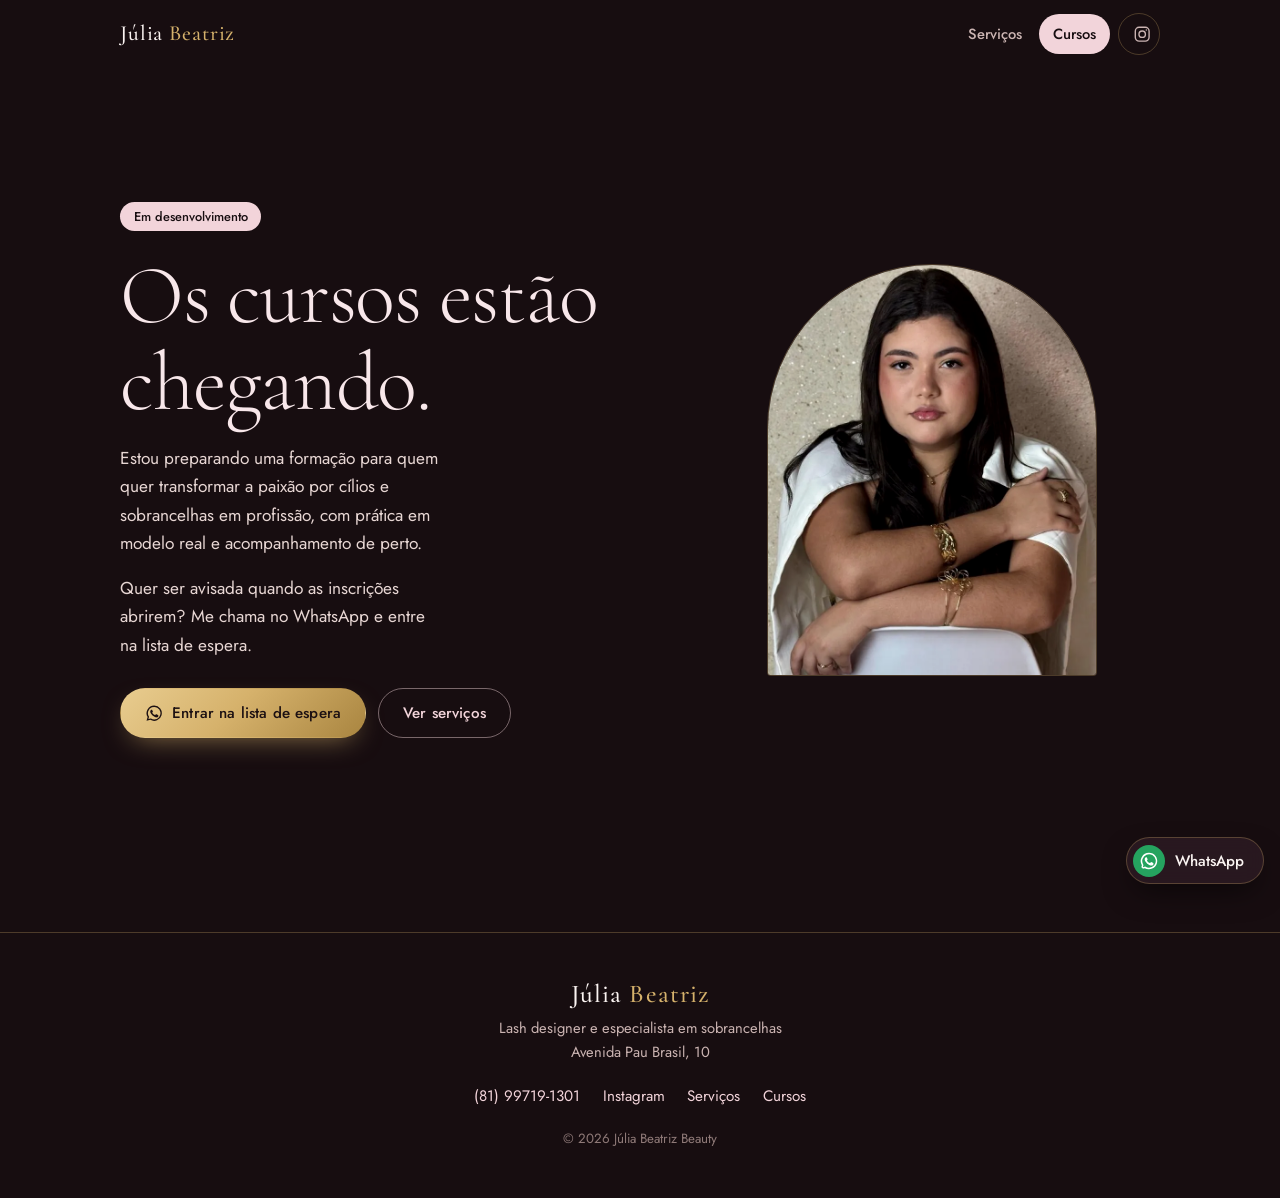
<file: cursos.html>
<!DOCTYPE html>
<html lang="pt-BR">
<head>
<meta charset="utf-8">
<meta name="viewport" content="width=device-width, initial-scale=1, viewport-fit=cover">
<meta name="color-scheme" content="dark">
<meta name="theme-color" content="#170d10">
<title>Cursos | Júlia Beatriz</title>
<meta name="description" content="Cursos de cílios e sobrancelhas em desenvolvimento. Entre na lista de espera.">
<link rel="preconnect" href="https://fonts.googleapis.com">
<link rel="preconnect" href="https://fonts.gstatic.com" crossorigin>
<link rel="stylesheet" href="https://fonts.googleapis.com/css2?family=Cormorant+Garamond:ital,wght@0,300;0,400;0,500;1,400&family=Jost:wght@400;500&display=swap">
<link rel="stylesheet" href="css/style.css">
</head>
<body>
<a class="skip" href="#conteudo">Pular para o conteúdo</a>
<header class="hd">
  <div class="wrap">
    <a class="logo" href="index.html">Júlia <span>Beatriz</span></a>
    <nav class="nav" aria-label="Páginas">
      <a href="index.html">Serviços</a>
      <a href="cursos.html" aria-current="page">Cursos</a>
      <a class="ig" href="https://instagram.com/juliabeatrizbeauty_" target="_blank" rel="noopener" aria-label="Instagram da Júlia"><svg viewBox="0 0 24 24" fill="none" stroke="currentColor" stroke-width="1.8" aria-hidden="true"><rect x="3" y="3" width="18" height="18" rx="5"/><circle cx="12" cy="12" r="4.2"/><circle cx="17.4" cy="6.6" r="1" fill="currentColor" stroke="none"/></svg></a>
    </nav>
  </div>
</header>
<main id="conteudo">
<section class="hero hero-cursos soon">
  <div class="wrap">
    <div>
      <span class="badge">Em desenvolvimento</span>
      <h1>Os cursos estão chegando.</h1>
      <p>Estou preparando uma formação para quem quer transformar a paixão por cílios e sobrancelhas em profissão, com prática em modelo real e acompanhamento de perto.</p>
      <p>Quer ser avisada quando as inscrições abrirem? Me chama no WhatsApp e entre na lista de espera.</p>
      <div class="acts">
        <a class="btn btn-gold" href="#" data-msg="Olá, Júlia! Quero entrar na lista de espera dos cursos."><svg viewBox="0 0 24 24" fill="currentColor" aria-hidden="true"><path d="M12 2a10 10 0 0 0-8.6 15.1L2 22l5-1.3A10 10 0 1 0 12 2Zm0 18.2a8.2 8.2 0 0 1-4.2-1.2l-.3-.2-3 .8.8-2.9-.2-.3A8.2 8.2 0 1 1 12 20.2Zm4.5-6.1c-.2-.1-1.5-.7-1.7-.8-.2-.1-.4-.1-.6.1l-.8 1c-.1.2-.3.2-.5.1a6.7 6.7 0 0 1-3.3-2.9c-.3-.4.2-.4.7-1.4.1-.2 0-.3 0-.4l-.8-1.8c-.2-.5-.4-.4-.6-.4h-.5a1 1 0 0 0-.7.3 3 3 0 0 0-.9 2.2 5.2 5.2 0 0 0 1.1 2.7 11.8 11.8 0 0 0 4.5 4c1.7.7 2.3.8 3.2.6.5 0 1.5-.6 1.7-1.2.2-.6.2-1.1.2-1.2-.1-.1-.3-.2-.5-.3Z"/></svg>Entrar na lista de espera</a>
        <a class="btn btn-ghost" href="index.html">Ver serviços</a>
      </div>
    </div>
    <div class="portrait"><img src="img/julia.webp" alt="Júlia Beatriz, lash designer" width="640" height="800" fetchpriority="high"></div>
  </div>
</section>
</main>
<footer class="ft">
  <div class="wrap">
    <a class="logo" href="index.html">Júlia <span>Beatriz</span></a>
    <p>Lash designer e especialista em sobrancelhas</p>
    <p>Avenida Pau Brasil, 10</p>
    <div class="ft-links">
      <a href="#" data-msg="Olá, Júlia! Vim pelo site.">(81) 99719-1301</a>
      <a href="https://instagram.com/juliabeatrizbeauty_" target="_blank" rel="noopener">Instagram</a>
      <a href="index.html">Serviços</a><a href="cursos.html">Cursos</a>
    </div>
    <small>© 2026 Júlia Beatriz Beauty</small>
  </div>
</footer>
<a class="wa" href="#" data-msg="Olá, Júlia! Quero entrar na lista de espera dos cursos." aria-label="Conversar no WhatsApp"><svg viewBox="0 0 24 24" fill="currentColor" aria-hidden="true"><path d="M12 2a10 10 0 0 0-8.6 15.1L2 22l5-1.3A10 10 0 1 0 12 2Zm0 18.2a8.2 8.2 0 0 1-4.2-1.2l-.3-.2-3 .8.8-2.9-.2-.3A8.2 8.2 0 1 1 12 20.2Zm4.5-6.1c-.2-.1-1.5-.7-1.7-.8-.2-.1-.4-.1-.6.1l-.8 1c-.1.2-.3.2-.5.1a6.7 6.7 0 0 1-3.3-2.9c-.3-.4.2-.4.7-1.4.1-.2 0-.3 0-.4l-.8-1.8c-.2-.5-.4-.4-.6-.4h-.5a1 1 0 0 0-.7.3 3 3 0 0 0-.9 2.2 5.2 5.2 0 0 0 1.1 2.7 11.8 11.8 0 0 0 4.5 4c1.7.7 2.3.8 3.2.6.5 0 1.5-.6 1.7-1.2.2-.6.2-1.1.2-1.2-.1-.1-.3-.2-.5-.3Z"/></svg>WhatsApp</a>
<script src="js/main.js"></script>
</body>
</html>
</file>
<file: css/style.css>
/* ===== Júlia Beatriz Beauty — estilos ===== */
:root{
  --bg:#170d10;          /* fundo único, ameixa quase preto */
  --surface:#21131a;     /* containers */
  --surface-2:#2b1a21;
  --pink:#f2d4da;        /* rosa bebê */
  --pink-soft:rgba(242,212,218,.07);
  --blush:#f8e7ea;       /* branco rosado dos títulos */
  --gold:#d6b26c;        /* dourado */
  --gold-deep:#a98540;
  --ink:#fbf4f2;         /* branco */
  --muted:#cbb4b2;
  --line:rgba(214,178,108,.28);
  --serif:"Cormorant Garamond",Georgia,"Times New Roman",serif;
  --sans:"Jost",system-ui,-apple-system,"Segoe UI",sans-serif;
  --ease:cubic-bezier(.22,.61,.36,1);
  --r-lg:28px; --r-md:20px; --arch:999px 999px var(--r-md) var(--r-md);
  --wrap:1120px; --pad:clamp(1.25rem,5vw,2.5rem);
  color-scheme:dark;
  box-sizing:border-box;
  padding-top:env(safe-area-inset-top,0px);
  padding-bottom:env(safe-area-inset-bottom,0px);
}
*,*::before,*::after{box-sizing:inherit;margin:0}
html{background:var(--bg);scroll-behavior:smooth;scroll-padding-top:calc(5rem + env(safe-area-inset-top,0px));-webkit-text-size-adjust:100%}
body{background:var(--bg);color:var(--ink);font:400 1rem/1.65 var(--sans);overflow-x:hidden;-webkit-font-smoothing:antialiased}
img{display:block;max-width:100%;height:auto}
a{color:inherit}
h1,h2,h3{font-family:var(--serif);font-weight:400;line-height:1.05;color:var(--blush)}
h1{font-size:clamp(2.9rem,11vw,5.2rem);font-weight:300;letter-spacing:-.015em}
h2{font-size:clamp(2.2rem,7vw,3.2rem);font-weight:300}
h3{font-size:1.55rem;font-weight:500}
p{color:var(--muted)}
:focus-visible{outline:2px solid var(--gold);outline-offset:3px;border-radius:6px}
.wrap{width:100%;max-width:var(--wrap);margin:0 auto;padding:0 var(--pad)}
.skip{position:absolute;left:-999px}.skip:focus{left:1rem;top:1rem;z-index:50;background:var(--gold);color:var(--bg);padding:.6rem 1rem;border-radius:99px}

/* ===== Cabeçalho ===== */
.hd{position:fixed;top:0;left:0;right:0;z-index:20;padding-top:env(safe-area-inset-top,0px);transition:background .6s var(--ease),box-shadow .6s var(--ease)}
.hd.solid{background:rgba(23,13,16,.86);-webkit-backdrop-filter:blur(14px);backdrop-filter:blur(14px);box-shadow:0 1px 0 var(--line)}
.hd .wrap{display:flex;align-items:center;justify-content:space-between;gap:1rem;min-height:4.25rem}
.logo{font:500 1.35rem/1 var(--serif);letter-spacing:.04em;text-decoration:none;white-space:nowrap}
.logo span{color:var(--gold)}
.nav{display:flex;align-items:center;gap:.25rem}
.nav a{text-decoration:none;font:500 .92rem var(--sans);padding:.55rem .85rem;border-radius:99px;color:var(--muted);transition:color .4s var(--ease),background .4s var(--ease)}
.nav a:hover{color:var(--ink)}
.nav a[aria-current="page"]{color:var(--bg);background:var(--pink)}
.ig{display:grid;place-items:center;width:2.6rem;height:2.6rem;margin-left:.3rem;border-radius:50%;border:1px solid var(--line);color:var(--gold);transition:background .4s var(--ease),color .4s var(--ease)}
.ig:hover{background:var(--gold);color:var(--bg)}
.ig svg{width:1.15rem;height:1.15rem}

/* ===== Botões ===== */
.btn{display:inline-flex;align-items:center;justify-content:center;gap:.55rem;min-height:3.1rem;padding:.8rem 1.5rem;border-radius:99px;font:500 .95rem var(--sans);letter-spacing:.01em;text-decoration:none;cursor:pointer;border:1px solid transparent;transition:transform .45s var(--ease),background .45s var(--ease),box-shadow .45s var(--ease),color .45s var(--ease)}
.btn svg{width:1.15rem;height:1.15rem;flex:none}
.btn-gold{background:linear-gradient(135deg,#e8cc8f,var(--gold) 45%,var(--gold-deep));color:#1c1012;box-shadow:0 10px 28px -12px rgba(214,178,108,.7)}
.btn-gold:hover{transform:translateY(-2px);box-shadow:0 14px 32px -12px rgba(214,178,108,.9)}
.btn-ghost{background:transparent;border-color:rgba(242,212,218,.45);color:var(--pink)}
.btn-ghost:hover{background:var(--pink-soft);border-color:var(--pink)}
.btn-block{width:100%}

/* ===== Hero ===== */
.hero{position:relative;min-height:max(680px,100svh);display:flex;align-items:flex-end;overflow:hidden;isolation:isolate}
.hero-img{position:absolute;inset:0 0 auto 0;height:62%;z-index:-1}
.hero-img img{width:100%;height:100%;object-fit:cover;object-position:50% 50%;animation:settle 2.6s var(--ease) both}
.hero-img::after{content:"";position:absolute;inset:0;background:linear-gradient(rgba(23,13,16,.35),rgba(23,13,16,0) 30%,rgba(23,13,16,.55) 62%,var(--bg) 98%)}
.hero .wrap{padding-bottom:clamp(3rem,10vh,6rem)}
.hero p{font-size:1.08rem;max-width:32ch;margin:1.1rem 0 1.8rem;color:#e7d6d3}
.acts{display:flex;flex-wrap:wrap;gap:.75rem}
.hero h1,.hero p,.hero .acts{animation:rise 1.2s var(--ease) both}
.hero p{animation-delay:.25s}.hero .acts{animation-delay:.45s}
@keyframes settle{from{opacity:0;transform:scale(1.06)}to{opacity:1;transform:none}}
@keyframes rise{from{opacity:0;transform:translateY(16px)}to{opacity:1;transform:none}}

/* hero da página de cursos: retrato em arco */
.hero-cursos{min-height:auto;padding:calc(6rem + env(safe-area-inset-top,0px)) 0 3.5rem;align-items:center}
.hero-cursos .wrap{display:grid;gap:2.2rem;padding-bottom:0}
.hero-cursos .portrait{max-width:330px;width:78%;justify-self:center}

/* ===== Seções ===== */
.sec{padding:clamp(4rem,10vw,6.5rem) 0}
.sec-head{max-width:40rem;margin-bottom:2.2rem}
.sec-head p{margin-top:.7rem;font-size:1.05rem}
.panel{background:linear-gradient(180deg,rgba(242,212,218,.06),rgba(242,212,218,.02)),var(--surface);border-radius:clamp(28px,6vw,48px);margin:0 clamp(.5rem,2vw,1.5rem)}

/* filtros de categoria */
.chips{display:flex;gap:.5rem;overflow-x:auto;scrollbar-width:none;padding-bottom:.2rem;margin-bottom:1.8rem}
.chips::-webkit-scrollbar{display:none}
.chips a{flex:none;text-decoration:none;font:500 .9rem var(--sans);padding:.6rem 1.1rem;border-radius:99px;border:1px solid var(--line);color:var(--muted);transition:all .4s var(--ease)}
.chips a:hover{color:var(--ink);border-color:var(--gold)}

/* grupos e cards de serviço */
.group+.group{margin-top:3.2rem}
.group-title{display:flex;flex-direction:column;gap:.2rem;padding-bottom:1rem;margin-bottom:1.4rem;border-bottom:1px solid var(--line)}
.group-title h3{font-size:2rem;font-weight:400}
.group-title small{color:var(--muted);font-size:.9rem}
.grid{display:grid;gap:1.1rem}
.svc{display:flex;flex-direction:column;background:var(--surface-2);border-radius:var(--r-lg);padding:.55rem;border:1px solid rgba(242,212,218,.06);transition:border-color .5s var(--ease),transform .5s var(--ease)}
.svc:hover{border-color:rgba(242,212,218,.28)}
.svc figure{border-radius:calc(var(--r-lg) - .55rem);overflow:hidden;aspect-ratio:3/2;background:var(--surface)}
.photo{position:relative}
.grid>.svc:only-child .photo{flex:0 0 48%;display:flex}
.grid>.svc:only-child .photo figure{flex:1}
.slides{display:flex;overflow-x:auto;scroll-snap-type:x mandatory;scrollbar-width:none;overscroll-behavior-x:contain}
.slides::-webkit-scrollbar{display:none}
.slides img{flex:0 0 100%;width:100%;height:100%;object-fit:cover;scroll-snap-align:center}
.svc img,.gallery img,.portrait img{filter:saturate(.9) contrast(1.04)}
.dots{position:absolute;left:0;right:0;bottom:.7rem;display:flex;justify-content:center;gap:.4rem;pointer-events:none}
.dots i{width:.45rem;height:.45rem;border-radius:50%;background:rgba(251,244,242,.5);transition:all .4s var(--ease)}
.dots i.on{width:1.2rem;border-radius:99px;background:var(--blush)}
.svc-body{display:flex;flex-direction:column;gap:.45rem;padding:1.1rem .9rem .9rem;flex:1}
.svc-body p{font-size:.96rem}
.svc-info{font-size:.85rem;color:var(--pink);opacity:.85}
.svc .btn{margin-top:auto;align-self:stretch}
.svc-body .btn{margin-top:auto}
.svc-body>p:last-of-type{margin-bottom:.8rem}
.svc.extra{display:none}
.group.open .svc.extra{display:flex;animation:rise .7s var(--ease) both}
.more{margin-top:1.3rem;display:flex;justify-content:center}
.more .btn svg{transition:transform .5s var(--ease)}
.group.open .more .btn svg{transform:rotate(180deg)}
.note{margin-top:2.6rem;display:flex;gap:1rem;align-items:flex-start;padding:1.3rem 1.4rem;border-radius:var(--r-md);background:var(--pink-soft);border:1px solid rgba(242,212,218,.14)}
.note svg{flex:none;width:1.4rem;height:1.4rem;color:var(--pink);margin-top:.15rem}
.note p{color:#e7d6d3;font-size:.97rem}

/* antes de vir */
.info-grid{display:grid;gap:1rem}
.info{padding:1.6rem 1.5rem;border-radius:var(--r-lg);border:1px solid var(--line)}
.info h3{font-size:1.45rem;margin-bottom:.8rem}
.info ul{list-style:none;padding:0;display:grid;gap:.6rem}
.info li{position:relative;padding-left:1.1rem;color:var(--muted);font-size:.95rem}
.info li::before{content:"";position:absolute;left:0;top:.62em;width:.4rem;height:.4rem;border-radius:50%;background:var(--gold)}

/* galeria em arcos */
.gallery{display:flex;gap:1rem;overflow-x:auto;scroll-snap-type:x mandatory;scrollbar-width:none;padding:0 var(--pad) .4rem;margin:0 calc(var(--pad) * -1)}
.gallery::-webkit-scrollbar{display:none}
.gallery figure{flex:0 0 min(62vw,260px);scroll-snap-align:center;border-radius:var(--arch);overflow:hidden;aspect-ratio:3/4;border:1px solid var(--line)}
.gallery img{width:100%;height:100%;object-fit:cover}

/* depoimentos */
.quotes{display:grid;gap:1rem}
.quote{background:var(--surface-2);border-radius:var(--r-lg);padding:1.6rem 1.5rem}
.quote p{font:italic 400 1.3rem/1.4 var(--serif);color:var(--ink)}
.quote b{display:block;margin-top:.9rem;font:500 .88rem var(--sans);color:var(--gold)}

/* sobre */
.about{display:grid;gap:2.2rem;align-items:center}
.portrait{border-radius:var(--arch);overflow:hidden;border:1px solid var(--line);position:relative;aspect-ratio:4/5;max-width:420px}
.portrait img{width:100%;height:100%;object-fit:cover;object-position:50% 15%}
.ticks{list-style:none;padding:0;margin-top:1.5rem;display:grid;gap:.7rem}
.ticks li{display:flex;gap:.8rem;align-items:center;color:var(--ink)}
.ticks li::before{content:"";flex:none;width:.55rem;height:.55rem;border-radius:50%;background:var(--gold);box-shadow:0 0 0 4px rgba(214,178,108,.15)}

/* cursos */
.feature{position:relative;border-radius:var(--r-lg);padding:2rem 1.6rem;background:radial-gradient(120% 90% at 100% 0,rgba(242,212,218,.12),transparent 60%),var(--surface-2);border:1px solid var(--line)}
.badge{display:inline-block;background:var(--pink);color:var(--bg);font:500 .8rem var(--sans);padding:.3rem .85rem;border-radius:99px;margin-bottom:1rem}
.price{font:500 2.2rem/1 var(--serif);color:var(--gold);margin:.9rem 0 .5rem}
.feature p{margin-bottom:1.5rem}
.course{display:flex;align-items:center;justify-content:space-between;gap:1rem;padding:1.15rem 1.3rem;border-radius:var(--r-md);background:var(--surface-2)}
.course h3{font-size:1.35rem}
.course .price{font-size:1.4rem;margin:.2rem 0 0}
.course .btn{min-height:2.7rem;padding:.55rem 1.1rem;font-size:.88rem}
.learn{display:grid;gap:.7rem;list-style:none;padding:0}
.learn li{padding:1rem 1.2rem;border-radius:var(--r-md);background:var(--surface-2);color:var(--ink)}
details{border-bottom:1px solid var(--line)}
summary{cursor:pointer;list-style:none;display:flex;justify-content:space-between;gap:1rem;align-items:center;padding:1.15rem 0;font-weight:500;color:var(--ink)}
summary::-webkit-details-marker{display:none}
summary::after{content:"+";color:var(--gold);font-size:1.5rem;line-height:1;transition:transform .5s var(--ease)}
details[open] summary::after{transform:rotate(45deg)}
details p{padding:0 0 1.2rem}

/* cursos em desenvolvimento */
.soon{min-height:max(640px,100svh)}
.soon .badge{margin-bottom:1.3rem}
.soon p+p{margin-top:-.8rem}

/* chamada final */
.cta{text-align:center}
.cta-box{border-radius:clamp(28px,6vw,48px);padding:clamp(3rem,9vw,5rem) var(--pad);background:radial-gradient(90% 120% at 50% 0,rgba(214,178,108,.18),transparent 65%),linear-gradient(180deg,var(--surface-2),var(--surface));border:1px solid var(--line)}
.cta-box p{margin:1rem auto 1.8rem;max-width:34ch}
.cross{margin-top:1.6rem!important;font-size:.95rem}
.cross a{color:var(--pink)}

/* rodapé */
.ft{padding:3rem 0 calc(7rem + env(safe-area-inset-bottom,0px));text-align:center;border-top:1px solid var(--line);margin-top:2rem}
.ft .logo{display:inline-block;font-size:1.6rem;margin-bottom:.6rem}
.ft p{font-size:.92rem}
.ft-links{display:flex;justify-content:center;flex-wrap:wrap;gap:.5rem 1.4rem;margin:1.2rem 0}
.ft-links a{color:var(--pink);text-decoration:none;font-size:.95rem}
.ft small{display:block;color:#8f7a78;margin-top:1rem}

/* WhatsApp flutuante */
.wa{position:fixed;right:max(1rem,env(safe-area-inset-right,0px));bottom:calc(1rem + env(safe-area-inset-bottom,0px));z-index:15;display:flex;align-items:center;gap:.6rem;padding:.4rem 1.2rem .4rem .4rem;border-radius:99px;background:rgba(43,26,33,.92);-webkit-backdrop-filter:blur(10px);backdrop-filter:blur(10px);border:1px solid var(--line);color:var(--ink);text-decoration:none;font:500 .95rem var(--sans);box-shadow:0 12px 30px -8px rgba(0,0,0,.6);transition:transform .5s var(--ease),opacity .5s var(--ease)}
.wa svg{width:2rem;height:2rem;padding:.38rem;border-radius:50%;background:#25a35f;color:#fff}
.wa:hover{transform:translateY(-3px)}
.wa.hide{opacity:0;pointer-events:none;transform:translateY(12px)}

/* ===== Tablet ===== */
@media (min-width:640px){
  .group-title{flex-direction:row;align-items:baseline;justify-content:space-between;gap:1rem}
  .grid{grid-template-columns:repeat(2,1fr)}
  .quotes{grid-template-columns:repeat(2,1fr)}
  .learn{grid-template-columns:repeat(2,1fr)}
  .gallery figure{flex-basis:240px}

  .grid>.svc:only-child{grid-column:1/-1;flex-direction:row;align-items:stretch}
  .grid>.svc:only-child figure{flex:0 0 48%;aspect-ratio:auto;min-height:240px}
  .grid>.svc:only-child .svc-body{justify-content:center;padding:1.5rem 1.8rem}
  .grid>.svc:only-child .svc-body .btn{align-self:flex-start;margin-top:1.2rem}
}
/* ===== Desktop ===== */
@media (min-width:960px){
  .grid{grid-template-columns:repeat(3,1fr)}
  .hero-img{height:100%;left:38%}
  .hero-img::after{background:linear-gradient(90deg,var(--bg) 0,rgba(23,13,16,.6) 25%,rgba(23,13,16,0) 55%),linear-gradient(rgba(23,13,16,.4),transparent 25%,transparent 70%,var(--bg))}
  .hero{align-items:center}
  .hero .wrap{padding-bottom:0}
  .hero-cursos .wrap{grid-template-columns:1.2fr 1fr;align-items:center}
  .about{grid-template-columns:420px 1fr;gap:4rem}
  .info-grid{grid-template-columns:repeat(3,1fr)}
  .gallery{overflow:visible;margin:0;padding:0;display:grid;grid-template-columns:repeat(5,1fr)}
  .gallery figure{flex:none}
  .gallery figure:nth-child(even){transform:translateY(2rem)}
  .feature{padding:2.6rem}
  .ft{padding-bottom:3rem}
}
@media (max-width:380px){.nav a{padding:.5rem .6rem}.logo{font-size:1.15rem}}
@media (prefers-reduced-motion:reduce){*,*::before,*::after{animation:none!important;transition:none!important}html{scroll-behavior:auto}}
</file>
